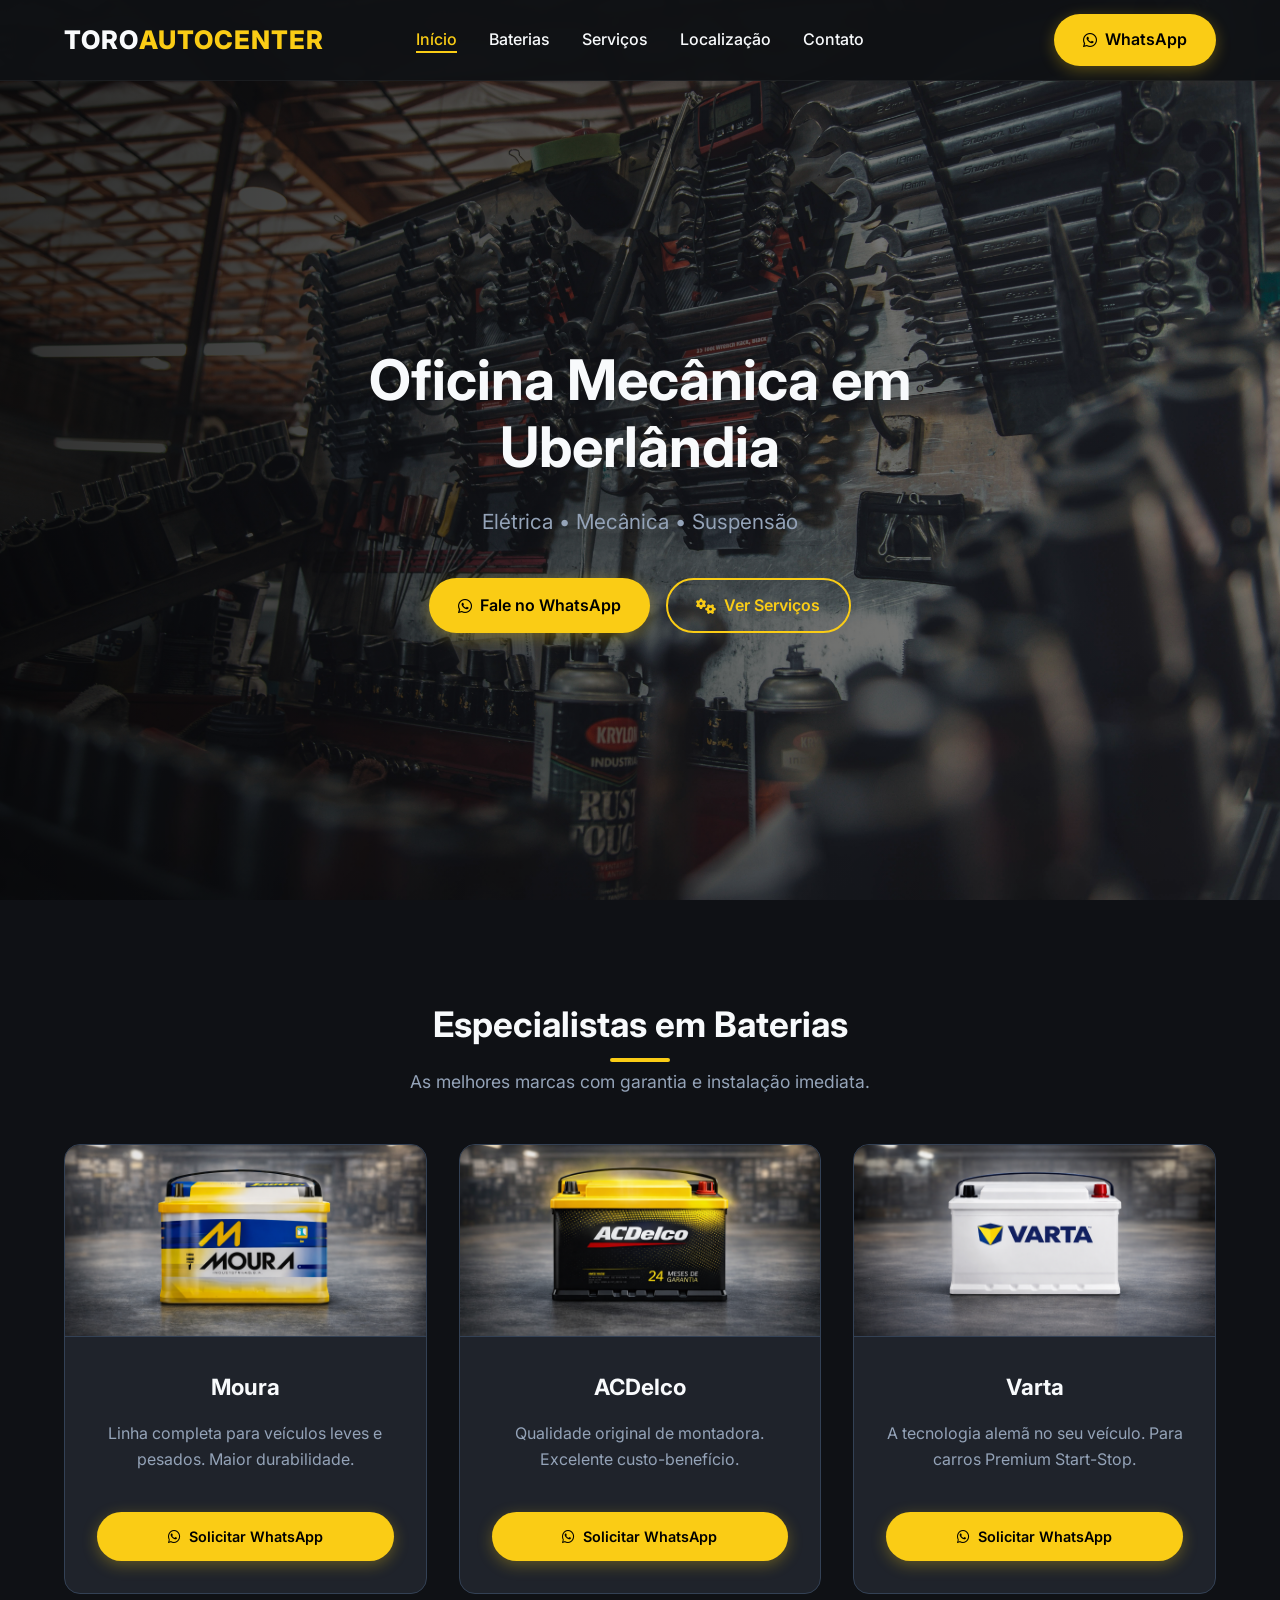
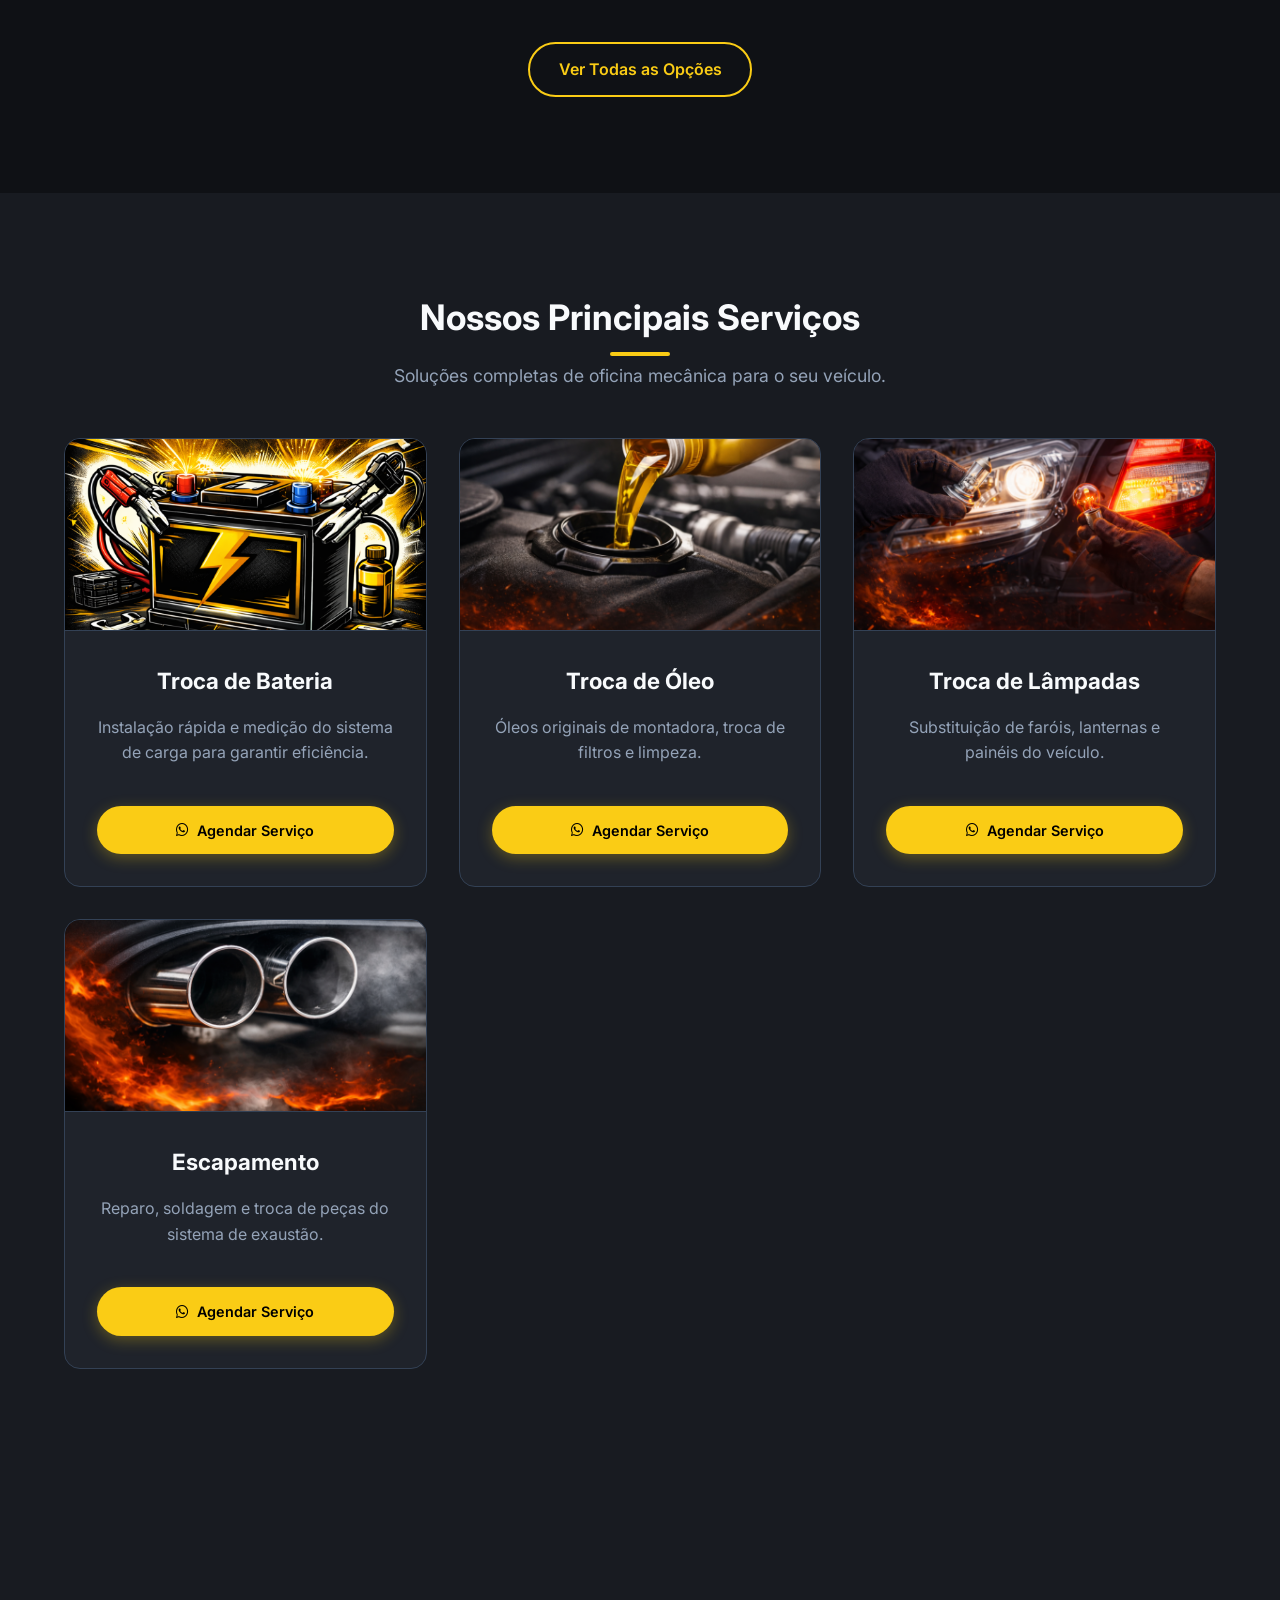
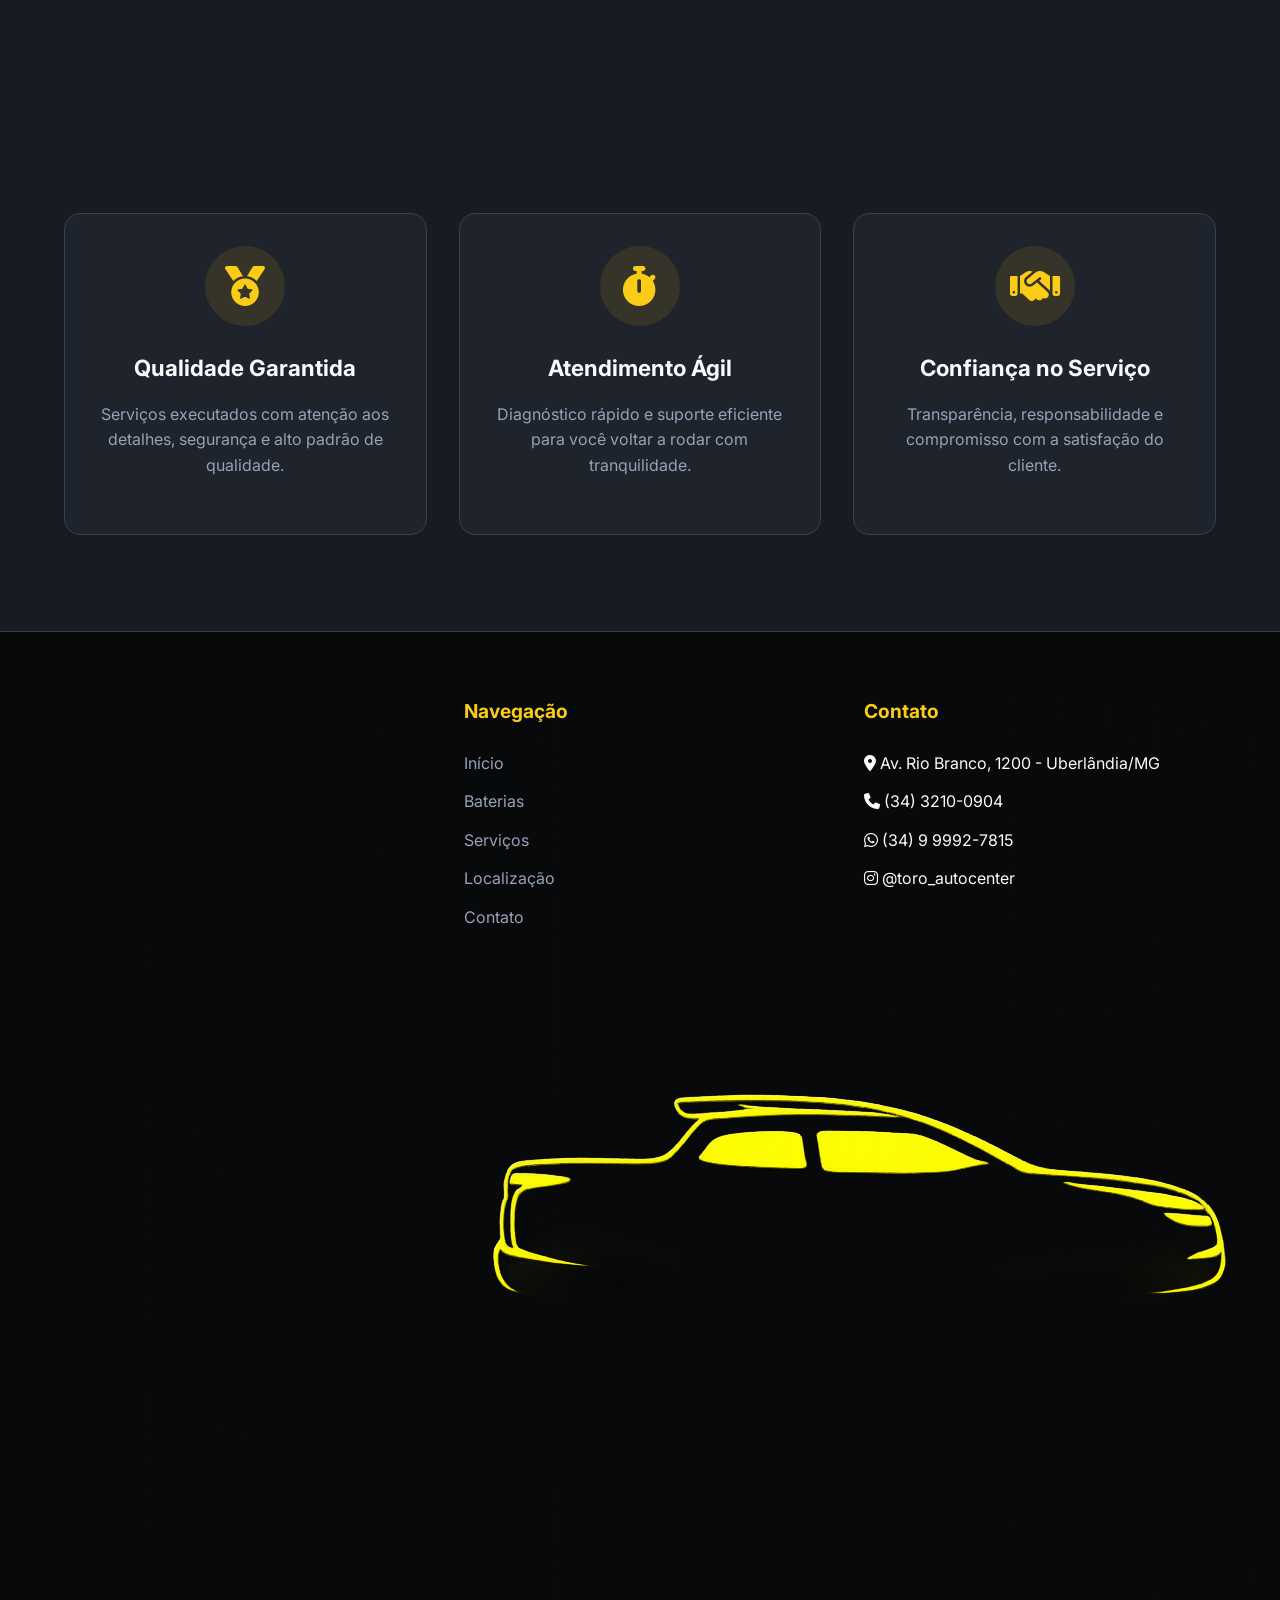
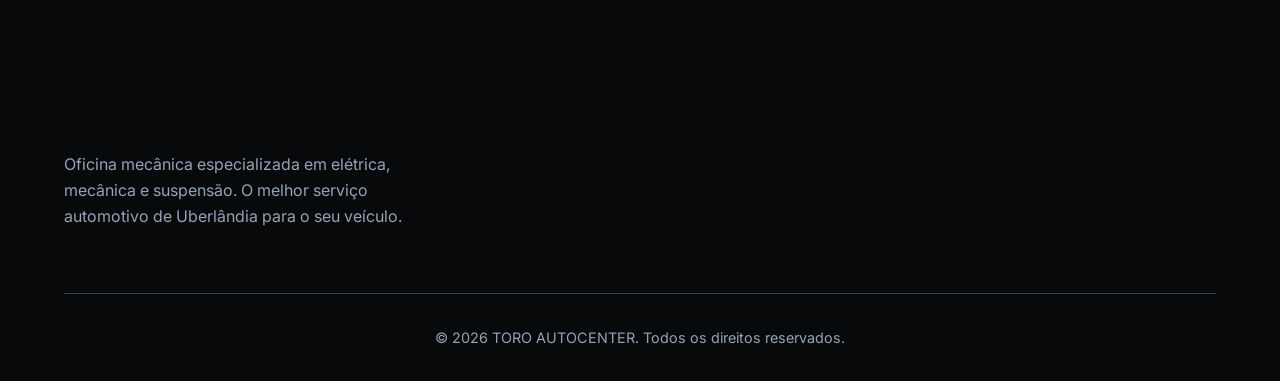
<file: toro-autocenter-site/index.html>
<!DOCTYPE html>
<html lang="pt-br">
<head>
    <meta charset="UTF-8">
    <meta name="viewport" content="width=device-width, initial-scale=1.0">
    <title>TORO AUTOCENTER - Oficina Mecânica em Uberlândia</title>
    <meta name="description" content="Oficina Mecânica Especializada: Elétrica, Mecânica e Suspensão em Uberlândia.">
    
    <!-- CSS -->
    <link rel="stylesheet" href="css/style.css">
    <!-- FontAwesome for Icons -->
    <link rel="stylesheet" href="https://cdnjs.cloudflare.com/ajax/libs/font-awesome/6.4.0/css/all.min.css">
</head>
<body>

    <header>
        <div class="container nav-container">
            <a href="index.html" class="logo">
                TORO<span>AUTOCENTER</span>
            </a>
            <nav>
                <button class="hamburger" aria-label="Toggle navigation">
                    <i class="fa-solid fa-bars"></i>
                </button>
                <ul class="nav-links">
                    <li><a href="index.html" class="active">Início</a></li>
                    <li><a href="baterias.html">Baterias</a></li>
                    <li><a href="servicos.html">Serviços</a></li>
                    <li><a href="localizacao.html">Localização</a></li>
                    <li><a href="contato.html">Contato</a></li>
                    <li class="mobile-whatsapp"><a href="https://wa.me/5534999927815" target="_blank" class="btn btn-primary"><i class="fa-brands fa-whatsapp"></i> WhatsApp</a></li>
                </ul>
            </nav>
            <div class="desktop-whatsapp">
                <a href="https://wa.me/5534999927815" target="_blank" class="btn btn-primary"><i class="fa-brands fa-whatsapp"></i> WhatsApp</a>
            </div>
        </div>
    </header>

    <main>
        <!-- Hero Section -->
        <section class="hero">
            <div class="container hero-content">
                <h1>Oficina Mecânica em Uberlândia</h1>
                <p>Elétrica • Mecânica • Suspensão</p>
                <div class="hero-buttons">
                    <a href="https://wa.me/5534999927815" target="_blank" class="btn btn-primary">
                        <i class="fa-brands fa-whatsapp"></i> Fale no WhatsApp
                    </a>
                    <a href="servicos.html" class="btn btn-outline">
                        <i class="fa-solid fa-gears"></i> Ver Serviços
                    </a>
                </div>
            </div>
        </section>

        <!-- Preview Baterias -->
        <section class="section-padding">
            <div class="container text-center">
                <h2 class="section-title animate-on-scroll">Especialistas em Baterias</h2>
                <p class="section-subtitle animate-on-scroll">As melhores marcas com garantia e instalação imediata.</p>
                
                <div class="grid" style="margin-bottom: 3rem; text-align: left;">
                    <div class="card animate-on-scroll">
                        <div class="card-img-wrapper"><img src="images/bateria-moura.png" alt="Moura" class="card-img" /></div>
                        <div class="card-content">
                            <h3>Moura</h3>
                            <p>Linha completa para veículos leves e pesados. Maior durabilidade.</p>
                            <a href="https://wa.me/5534999927815?text=Olá%2C%20quero%20saber%20mais%20sobre%20a%20bateria%20Moura" target="_blank" class="btn btn-primary" style="margin-top: 1rem; width: 100%; font-size: 0.9rem;"><i class="fa-brands fa-whatsapp"></i> Solicitar WhatsApp</a>
                        </div>
                    </div>
                    <div class="card animate-on-scroll">
                        <div class="card-img-wrapper"><img src="images/bateria-acdelco.png" alt="ACDelco" class="card-img" /></div>
                        <div class="card-content">
                            <h3>ACDelco</h3>
                            <p>Qualidade original de montadora. Excelente custo-benefício.</p>
                            <a href="https://wa.me/5534999927815?text=Olá%2C%20quero%20saber%20mais%20sobre%20a%20bateria%20ACDelco" target="_blank" class="btn btn-primary" style="margin-top: 1rem; width: 100%; font-size: 0.9rem;"><i class="fa-brands fa-whatsapp"></i> Solicitar WhatsApp</a>
                        </div>
                    </div>
                    <div class="card animate-on-scroll">
                        <div class="card-img-wrapper"><img src="images/bateria-varta.png" alt="Varta" class="card-img" /></div>
                        <div class="card-content">
                            <h3>Varta</h3>
                            <p>A tecnologia alemã no seu veículo. Para carros Premium Start-Stop.</p>
                            <a href="https://wa.me/5534999927815?text=Olá%2C%20quero%20saber%20mais%20sobre%20a%20bateria%20Varta" target="_blank" class="btn btn-primary" style="margin-top: 1rem; width: 100%; font-size: 0.9rem;"><i class="fa-brands fa-whatsapp"></i> Solicitar WhatsApp</a>
                        </div>
                    </div>
                </div>
                
                <a href="baterias.html" class="btn btn-outline animate-on-scroll">Ver Todas as Opções</a>
            </div>
        </section>

        <!-- Preview Serviços -->
        <section class="section-padding features">
            <div class="container text-center">
                <h2 class="section-title animate-on-scroll">Nossos Principais Serviços</h2>
                <p class="section-subtitle animate-on-scroll">Soluções completas de oficina mecânica para o seu veículo.</p>
                
                <div class="grid" style="margin-bottom: 3rem; text-align: left;">
                    <div class="card animate-on-scroll">
                        <div class="card-img-wrapper"><img src="images/servico-bateria.jpg" alt="Bateria" class="card-img" /></div>
                        <div class="card-content">
                            <h3>Troca de Bateria</h3>
                            <p>Instalação rápida e medição do sistema de carga para garantir eficiência.</p>
                            <a href="https://wa.me/5534999927815?text=Olá%2C%20quero%20fazer%20uma%20troca%20de%20bateria" target="_blank" class="btn btn-primary" style="margin-top: 1rem; width: 100%; font-size: 0.9rem;"><i class="fa-brands fa-whatsapp"></i> Agendar Serviço</a>
                        </div>
                    </div>
                    <div class="card animate-on-scroll">
                        <div class="card-img-wrapper"><img src="images/servico-oleo.jpg" alt="Óleo" class="card-img" /></div>
                        <div class="card-content">
                            <h3>Troca de Óleo</h3>
                            <p>Óleos originais de montadora, troca de filtros e limpeza.</p>
                            <a href="https://wa.me/5534999927815?text=Olá%2C%20quero%20fazer%20uma%20troca%20de%20óleo" target="_blank" class="btn btn-primary" style="margin-top: 1rem; width: 100%; font-size: 0.9rem;"><i class="fa-brands fa-whatsapp"></i> Agendar Serviço</a>
                        </div>
                    </div>
                    <div class="card animate-on-scroll">
                        <div class="card-img-wrapper"><img src="images/servico-lampadas.jpg" alt="Lâmpadas" class="card-img" /></div>
                        <div class="card-content">
                            <h3>Troca de Lâmpadas</h3>
                            <p>Substituição de faróis, lanternas e painéis do veículo.</p>
                            <a href="https://wa.me/5534999927815?text=Olá%2C%20quero%20trocar%20lâmpadas%20do%20meu%20veículo" target="_blank" class="btn btn-primary" style="margin-top: 1rem; width: 100%; font-size: 0.9rem;"><i class="fa-brands fa-whatsapp"></i> Agendar Serviço</a>
                        </div>
                    </div>
                    <div class="card animate-on-scroll">
                        <div class="card-img-wrapper"><img src="images/servico-escapamento.jpg" alt="Escapamento" class="card-img" /></div>
                        <div class="card-content">
                            <h3>Escapamento</h3>
                            <p>Reparo, soldagem e troca de peças do sistema de exaustão.</p>
                            <a href="https://wa.me/5534999927815?text=Olá%2C%20preciso%20de%20serviço%20de%20escapamento" target="_blank" class="btn btn-primary" style="margin-top: 1rem; width: 100%; font-size: 0.9rem;"><i class="fa-brands fa-whatsapp"></i> Agendar Serviço</a>
                        </div>
                    </div>
                </div>

                <a href="servicos.html" class="btn btn-outline animate-on-scroll">Ver Todos os Serviços</a>
            </div>
        </section>

        <!-- Diferenciais -->
        <section class="section-padding features">
            <div class="container text-center">
                <h2 class="section-title animate-on-scroll">Serviços de Qualidade</h2>
                <p class="section-subtitle animate-on-scroll">Compromisso com excelência, agilidade e confiança em cada atendimento.</p>
                
                <div class="grid" style="text-align: left;">
                    <div class="card animate-on-scroll">
                        <div class="card-content">
                            <div class="card-icon"><i class="fa-solid fa-medal"></i></div>
                            <h3>Qualidade Garantida</h3>
                            <p>Serviços executados com atenção aos detalhes, segurança e alto padrão de qualidade.</p>
                        </div>
                    </div>
                    <div class="card animate-on-scroll">
                        <div class="card-content">
                            <div class="card-icon"><i class="fa-solid fa-stopwatch"></i></div>
                            <h3>Atendimento Ágil</h3>
                            <p>Diagnóstico rápido e suporte eficiente para você voltar a rodar com tranquilidade.</p>
                        </div>
                    </div>
                    <div class="card animate-on-scroll">
                        <div class="card-content">
                            <div class="card-icon"><i class="fa-solid fa-handshake"></i></div>
                            <h3>Confiança no Serviço</h3>
                            <p>Transparência, responsabilidade e compromisso com a satisfação do cliente.</p>
                        </div>
                    </div>
                </div>
            </div>
        </section>

    </main>

    <footer>
        <div class="container">
            <div class="footer-grid">
                <div class="footer-col">
                    <a href="index.html" class="logo mb-2">
                        <img src="images/torologo.png" alt="TORO Autocenter" class="footer-logo-img" />
                    </a>
                    <p>Oficina mecânica especializada em elétrica, mecânica e suspensão. O melhor serviço automotivo de Uberlândia para o seu veículo.</p>
                </div>
                <div class="footer-col">
                    <h4>Navegação</h4>
                    <ul class="footer-links">
                        <li><a href="index.html">Início</a></li>
                        <li><a href="baterias.html">Baterias</a></li>
                        <li><a href="servicos.html">Serviços</a></li>
                        <li><a href="localizacao.html">Localização</a></li>
                        <li><a href="contato.html">Contato</a></li>
                    </ul>
                </div>
                <div class="footer-col">
                    <h4>Contato</h4>
                    <ul class="footer-links">
                        <li><i class="fa-solid fa-location-dot"></i> Av. Rio Branco, 1200 - Uberlândia/MG</li>
                        <li><i class="fa-solid fa-phone"></i> (34) 3210-0904</li>
                        <li><i class="fa-brands fa-whatsapp"></i> (34) 9 9992-7815</li>
                        <li><i class="fa-brands fa-instagram"></i> @toro_autocenter</li>
                    </ul>
                </div>
            </div>
            <div class="footer-bottom">
                <p>&copy; 2026 TORO AUTOCENTER. Todos os direitos reservados.</p>
            </div>
        </div>
    </footer>

    <!-- JS -->
    <script src="js/script.js" defer></script>
</body>
</html>
</file>
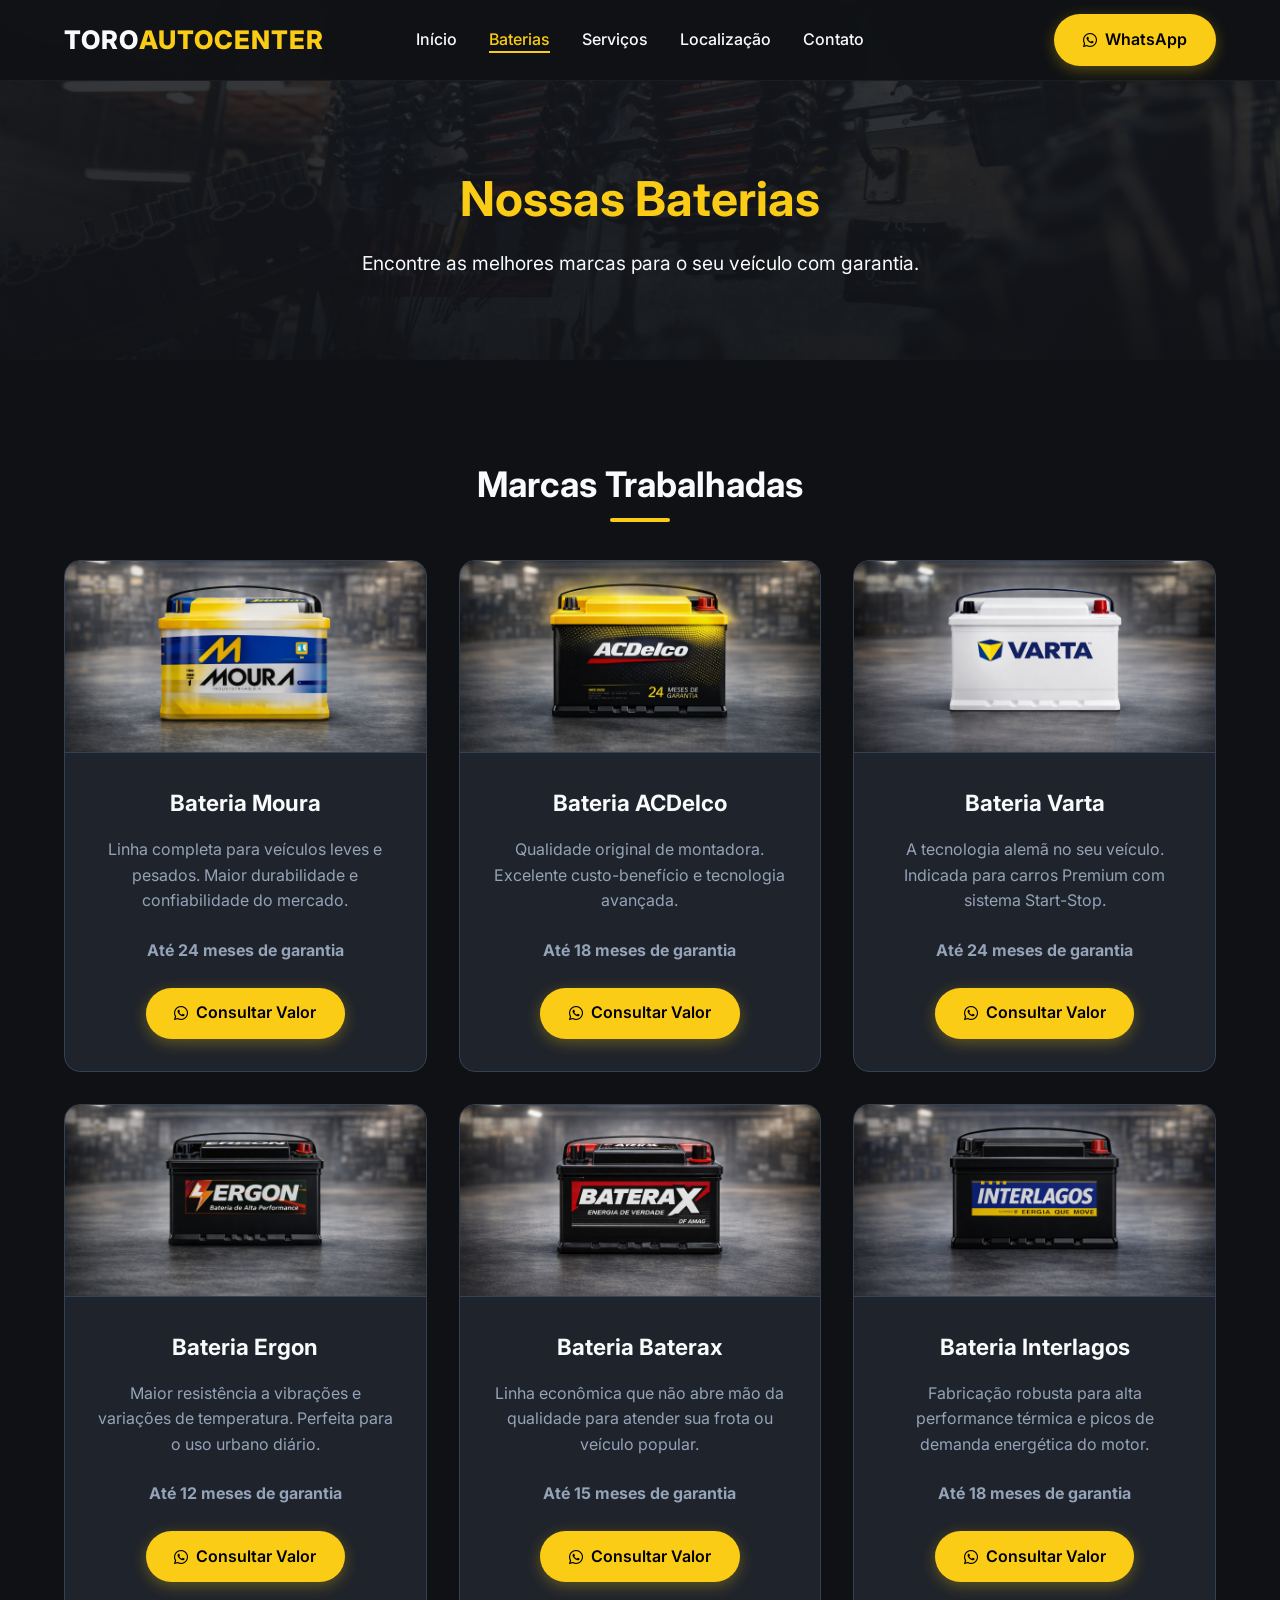
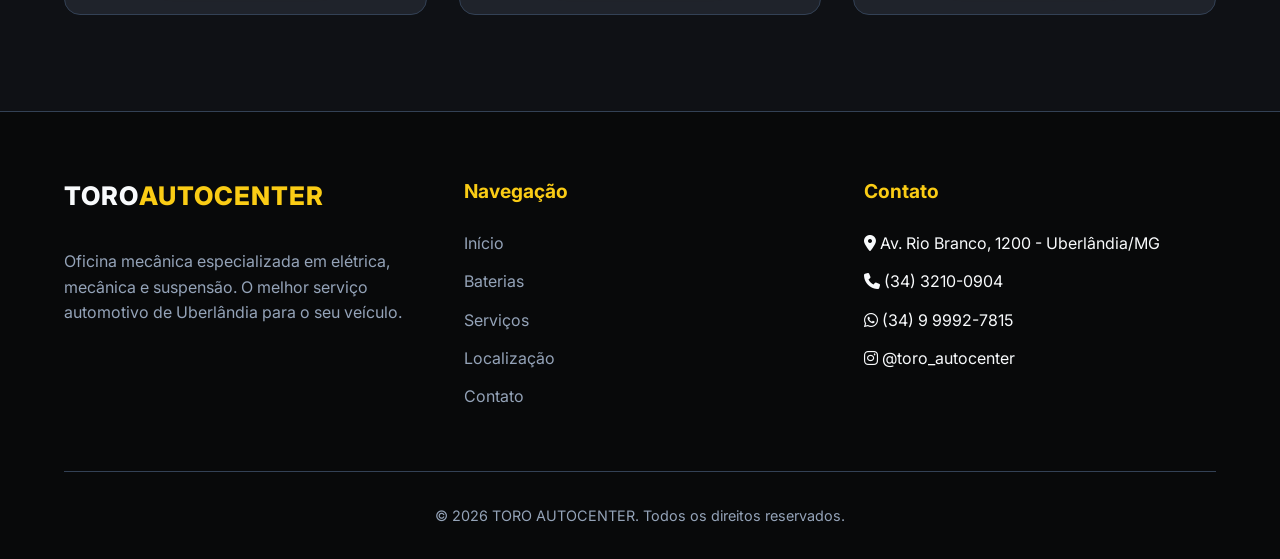
<file: baterias.html>
<!DOCTYPE html>
<html lang="pt-br">
<head>
    <meta charset="UTF-8">
    <meta name="viewport" content="width=device-width, initial-scale=1.0">
    <title>Baterias - TORO AUTOCENTER</title>
    <meta name="description" content="Marcas premium de baterias: Moura, ACDelco, Varta, e mais.">
    <link rel="stylesheet" href="css/style.css">
    <link rel="stylesheet" href="https://cdnjs.cloudflare.com/ajax/libs/font-awesome/6.4.0/css/all.min.css">
</head>
<body>

    <header>
        <div class="container nav-container">
            <a href="index.html" class="logo">
                TORO<span>AUTOCENTER</span>
            </a>
            <nav>
                <button class="hamburger" aria-label="Toggle navigation">
                    <i class="fa-solid fa-bars"></i>
                </button>
                <ul class="nav-links">
                    <li><a href="index.html">Início</a></li>
                    <li><a href="baterias.html" class="active">Baterias</a></li>
                    <li><a href="servicos.html">Serviços</a></li>
                    <li><a href="localizacao.html">Localização</a></li>
                    <li><a href="contato.html">Contato</a></li>
                    <li class="mobile-whatsapp"><a href="https://wa.me/5534999927815" target="_blank" class="btn btn-primary"><i class="fa-brands fa-whatsapp"></i> WhatsApp</a></li>
                </ul>
            </nav>
            <div class="desktop-whatsapp">
                <a href="https://wa.me/5534999927815" target="_blank" class="btn btn-primary"><i class="fa-brands fa-whatsapp"></i> WhatsApp</a>
            </div>
        </div>
    </header>

    <main>
        <div class="page-header page-header-baterias">
            <div class="container animate-on-scroll">
                <h1>Nossas Baterias</h1>
                <p style="color: var(--text-main); font-size: 1.2rem; margin-top: 10px;">Encontre as melhores marcas para o seu veículo com garantia.</p>
            </div>
        </div>

        <section class="section-padding">
            <div class="container">
                <h2 class="section-title animate-on-scroll">Marcas Trabalhadas</h2>
                <div class="grid">
                    <!-- Moura -->
                    <div class="card animate-on-scroll">
                        <div class="card-img-wrapper"><img src="images/bateria-moura.png" alt="Moura" class="card-img"></div>
                        <div class="card-content">
                            <h3>Bateria Moura</h3>
                            <p>Linha completa para veículos leves e pesados. Maior durabilidade e confiabilidade do mercado.</p>
                            <p class="text-primary mb-2"><strong>Até 24 meses de garantia</strong></p>
                            <a href="https://wa.me/5534999927815?text=Olá%2C%20quero%20saber%20mais%20sobre%20a%20bateria%20Moura" target="_blank" class="btn btn-primary"><i class="fa-brands fa-whatsapp"></i> Consultar Valor</a>
                        </div>
                    </div>
                    <!-- ACDelco -->
                    <div class="card animate-on-scroll">
                        <div class="card-img-wrapper"><img src="images/bateria-acdelco.png" alt="ACDelco" class="card-img"></div>
                        <div class="card-content">
                            <h3>Bateria ACDelco</h3>
                            <p>Qualidade original de montadora. Excelente custo-benefício e tecnologia avançada.</p>
                            <p class="text-primary mb-2"><strong>Até 18 meses de garantia</strong></p>
                            <a href="https://wa.me/5534999927815?text=Olá%2C%20quero%20saber%20mais%20sobre%20a%20bateria%20ACDelco" target="_blank" class="btn btn-primary"><i class="fa-brands fa-whatsapp"></i> Consultar Valor</a>
                        </div>
                    </div>
                    <!-- Varta -->
                    <div class="card animate-on-scroll">
                        <div class="card-img-wrapper"><img src="images/bateria-varta.png" alt="Varta" class="card-img"></div>
                        <div class="card-content">
                            <h3>Bateria Varta</h3>
                            <p>A tecnologia alemã no seu veículo. Indicada para carros Premium com sistema Start-Stop.</p>
                            <p class="text-primary mb-2"><strong>Até 24 meses de garantia</strong></p>
                            <a href="https://wa.me/5534999927815?text=Olá%2C%20quero%20saber%20mais%20sobre%20a%20bateria%20Varta" target="_blank" class="btn btn-primary"><i class="fa-brands fa-whatsapp"></i> Consultar Valor</a>
                        </div>
                    </div>
                    <!-- Ergon -->
                    <div class="card animate-on-scroll">
                        <div class="card-img-wrapper"><img src="images/bateria-ergon.png" alt="Ergon" class="card-img"></div>
                        <div class="card-content">
                            <h3>Bateria Ergon</h3>
                            <p>Maior resistência a vibrações e variações de temperatura. Perfeita para o uso urbano diário.</p>
                            <p class="text-primary mb-2"><strong>Até 12 meses de garantia</strong></p>
                            <a href="https://wa.me/5534999927815?text=Olá%2C%20quero%20saber%20mais%20sobre%20a%20bateria%20Ergon" target="_blank" class="btn btn-primary"><i class="fa-brands fa-whatsapp"></i> Consultar Valor</a>
                        </div>
                    </div>
                    <!-- Baterax -->
                    <div class="card animate-on-scroll">
                        <div class="card-img-wrapper"><img src="images/bateria-baterax.png" alt="Baterax" class="card-img"></div>
                        <div class="card-content">
                            <h3>Bateria Baterax</h3>
                            <p>Linha econômica que não abre mão da qualidade para atender sua frota ou veículo popular.</p>
                            <p class="text-primary mb-2"><strong>Até 15 meses de garantia</strong></p>
                            <a href="https://wa.me/5534999927815?text=Olá%2C%20quero%20saber%20mais%20sobre%20a%20bateria%20Baterax" target="_blank" class="btn btn-primary"><i class="fa-brands fa-whatsapp"></i> Consultar Valor</a>
                        </div>
                    </div>
                    <!-- Interlagos -->
                    <div class="card animate-on-scroll">
                        <div class="card-img-wrapper"><img src="images/bateria-interlagos.png" alt="Interlagos" class="card-img"></div>
                        <div class="card-content">
                            <h3>Bateria Interlagos</h3>
                            <p>Fabricação robusta para alta performance térmica e picos de demanda energética do motor.</p>
                            <p class="text-primary mb-2"><strong>Até 18 meses de garantia</strong></p>
                            <a href="https://wa.me/5534999927815?text=Olá%2C%20quero%20saber%20mais%20sobre%20a%20bateria%20Interlagos" target="_blank" class="btn btn-primary"><i class="fa-brands fa-whatsapp"></i> Consultar Valor</a>
                        </div>
                    </div>
                </div>
            </div>
        </section>
    </main>

    <footer>
        <div class="container">
            <div class="footer-grid">
                <div class="footer-col">
                    <a href="index.html" class="logo mb-2">TORO<span>AUTOCENTER</span></a>
                    <p>Oficina mecânica especializada em elétrica, mecânica e suspensão. O melhor serviço automotivo de Uberlândia para o seu veículo.</p>
                </div>
                <div class="footer-col">
                    <h4>Navegação</h4>
                    <ul class="footer-links">
                        <li><a href="index.html">Início</a></li>
                        <li><a href="baterias.html">Baterias</a></li>
                        <li><a href="servicos.html">Serviços</a></li>
                        <li><a href="localizacao.html">Localização</a></li>
                        <li><a href="contato.html">Contato</a></li>
                    </ul>
                </div>
                <div class="footer-col">
                    <h4>Contato</h4>
                    <ul class="footer-links">
                        <li><i class="fa-solid fa-location-dot"></i> Av. Rio Branco, 1200 - Uberlândia/MG</li>
                        <li><i class="fa-solid fa-phone"></i> (34) 3210-0904</li>
                        <li><i class="fa-brands fa-whatsapp"></i> (34) 9 9992-7815</li>
                        <li><i class="fa-brands fa-instagram"></i> @toro_autocenter</li>
                    </ul>
                </div>
            </div>
            <div class="footer-bottom">
                <p>&copy; 2026 TORO AUTOCENTER. Todos os direitos reservados.</p>
            </div>
        </div>
    </footer>

    <script src="js/script.js" defer></script>
</body>
</html>
</file>
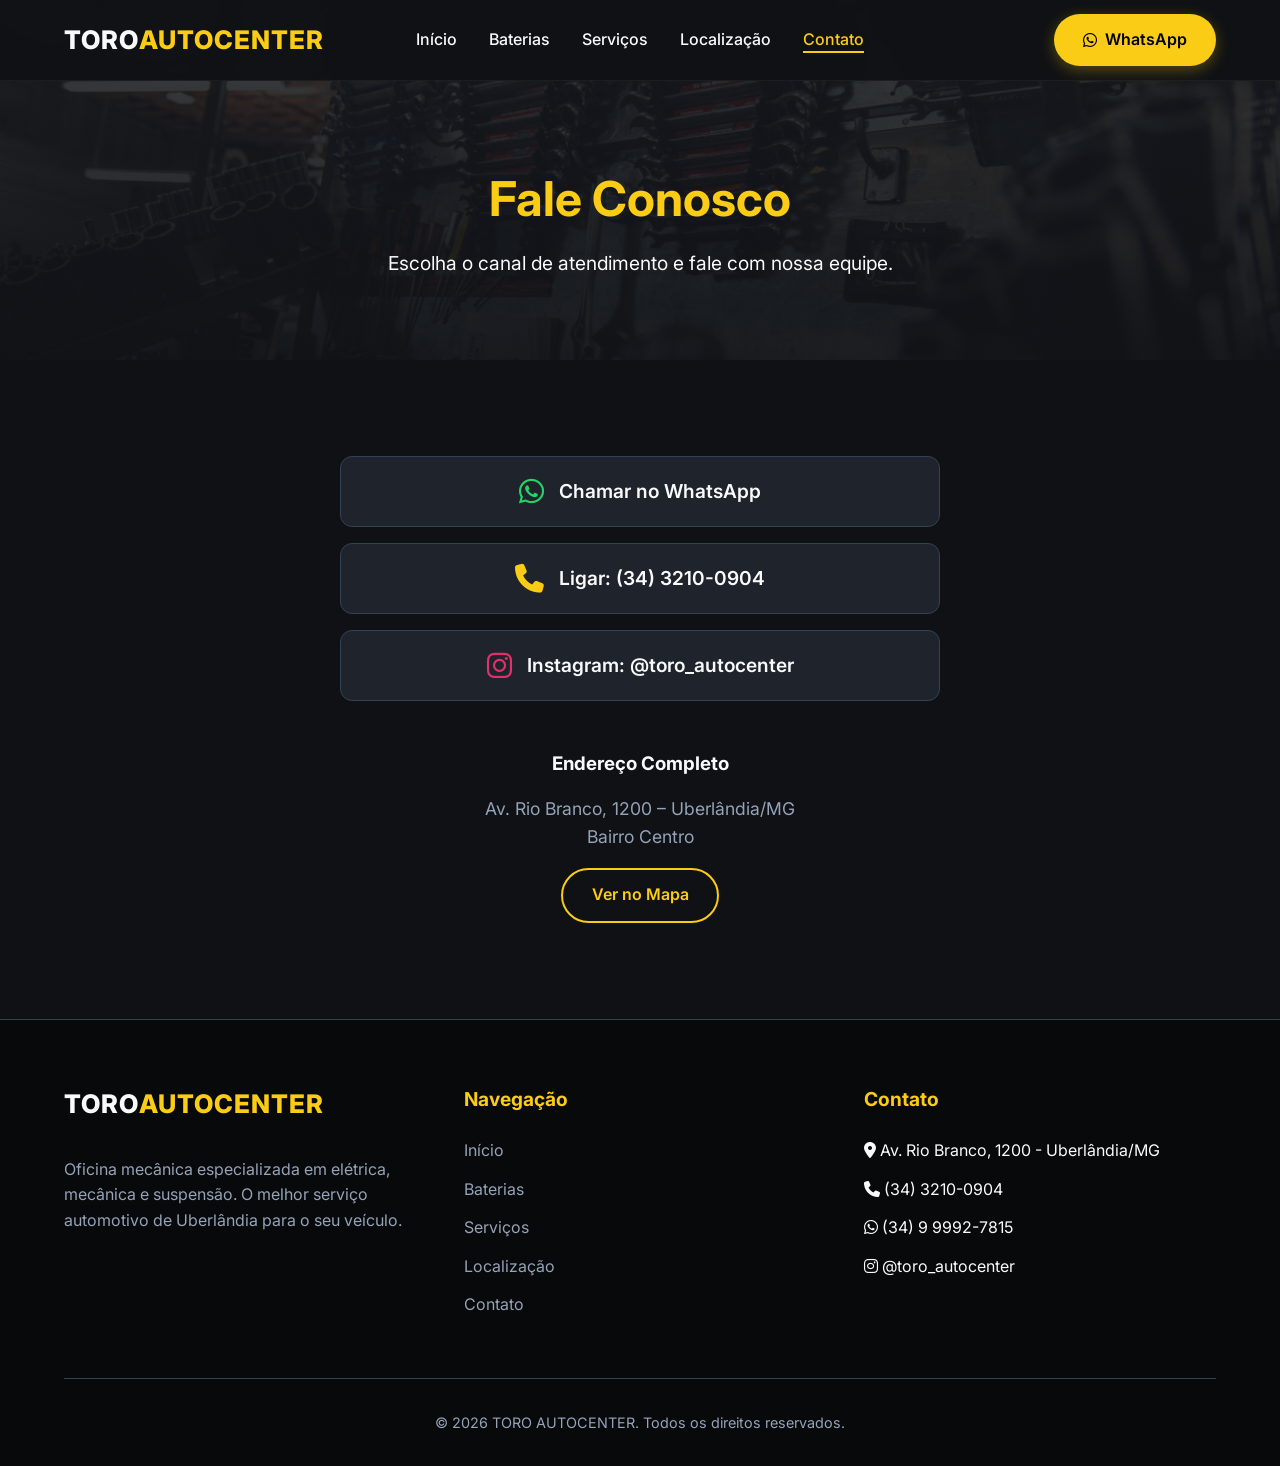
<file: contato.html>
<!DOCTYPE html>
<html lang="pt-br">
<head>
    <meta charset="UTF-8">
    <meta name="viewport" content="width=device-width, initial-scale=1.0">
    <title>Contato - TORO AUTOCENTER</title>
    <meta name="description" content="Entre em contato conosco: WhatsApp, Instagram e Telefone.">
    <link rel="stylesheet" href="css/style.css">
    <link rel="stylesheet" href="https://cdnjs.cloudflare.com/ajax/libs/font-awesome/6.4.0/css/all.min.css">
</head>
<body>

    <header>
        <div class="container nav-container">
            <a href="index.html" class="logo">
                TORO<span>AUTOCENTER</span>
            </a>
            <nav>
                <button class="hamburger" aria-label="Toggle navigation">
                    <i class="fa-solid fa-bars"></i>
                </button>
                <ul class="nav-links">
                    <li><a href="index.html">Início</a></li>
                    <li><a href="baterias.html">Baterias</a></li>
                    <li><a href="servicos.html">Serviços</a></li>
                    <li><a href="localizacao.html">Localização</a></li>
                    <li><a href="contato.html" class="active">Contato</a></li>
                    <li class="mobile-whatsapp"><a href="https://wa.me/5534999927815" target="_blank" class="btn btn-primary"><i class="fa-brands fa-whatsapp"></i> WhatsApp</a></li>
                </ul>
            </nav>
            <div class="desktop-whatsapp">
                <a href="https://wa.me/5534999927815" target="_blank" class="btn btn-primary"><i class="fa-brands fa-whatsapp"></i> WhatsApp</a>
            </div>
        </div>
    </header>

    <main>
        <div class="page-header page-header-contato">
            <div class="container animate-on-scroll">
                <h1>Fale Conosco</h1>
                <p style="color: var(--text-main); font-size: 1.2rem; margin-top: 10px;">Escolha o canal de atendimento e fale com nossa equipe.</p>
            </div>
        </div>

        <section class="section-padding">
            <div class="container">
                <div class="contact-wrapper animate-on-scroll">
                    
                    <a href="https://wa.me/5534999927815" target="_blank" class="contact-btn">
                        <i class="fa-brands fa-whatsapp" style="color: #25D366;"></i> 
                        Chamar no WhatsApp
                    </a>

                    <a href="tel:+553432100904" class="contact-btn">
                        <i class="fa-solid fa-phone" style="color: var(--primary-color);"></i> 
                        Ligar: (34) 3210-0904
                    </a>

                    <a href="https://instagram.com/toro_autocenter" target="_blank" class="contact-btn">
                        <i class="fa-brands fa-instagram" style="color: #E1306C;"></i> 
                        Instagram: @toro_autocenter
                    </a>

                    <div style="margin-top: 3rem;">
                        <h3 style="margin-bottom: 1rem; color: var(--text-main);">Endereço Completo</h3>
                        <p style="color: var(--text-muted); font-size: 1.1rem; margin-bottom: 1rem;">
                            Av. Rio Branco, 1200 – Uberlândia/MG<br>
                            Bairro Centro
                        </p>
                        <a href="localizacao.html" class="btn btn-outline">Ver no Mapa</a>
                    </div>
                </div>
            </div>
        </section>
    </main>

    <footer>
        <div class="container">
            <div class="footer-grid">
                <div class="footer-col">
                    <a href="index.html" class="logo mb-2">TORO<span>AUTOCENTER</span></a>
                    <p>Oficina mecânica especializada em elétrica, mecânica e suspensão. O melhor serviço automotivo de Uberlândia para o seu veículo.</p>
                </div>
                <div class="footer-col">
                    <h4>Navegação</h4>
                    <ul class="footer-links">
                        <li><a href="index.html">Início</a></li>
                        <li><a href="baterias.html">Baterias</a></li>
                        <li><a href="servicos.html">Serviços</a></li>
                        <li><a href="localizacao.html">Localização</a></li>
                        <li><a href="contato.html">Contato</a></li>
                    </ul>
                </div>
                <div class="footer-col">
                    <h4>Contato</h4>
                    <ul class="footer-links">
                        <li><i class="fa-solid fa-location-dot"></i> Av. Rio Branco, 1200 - Uberlândia/MG</li>
                        <li><i class="fa-solid fa-phone"></i> (34) 3210-0904</li>
                        <li><i class="fa-brands fa-whatsapp"></i> (34) 9 9992-7815</li>
                        <li><i class="fa-brands fa-instagram"></i> @toro_autocenter</li>
                    </ul>
                </div>
            </div>
            <div class="footer-bottom">
                <p>&copy; 2026 TORO AUTOCENTER. Todos os direitos reservados.</p>
            </div>
        </div>
    </footer>

    <script src="js/script.js" defer></script>
</body>
</html>
</file>
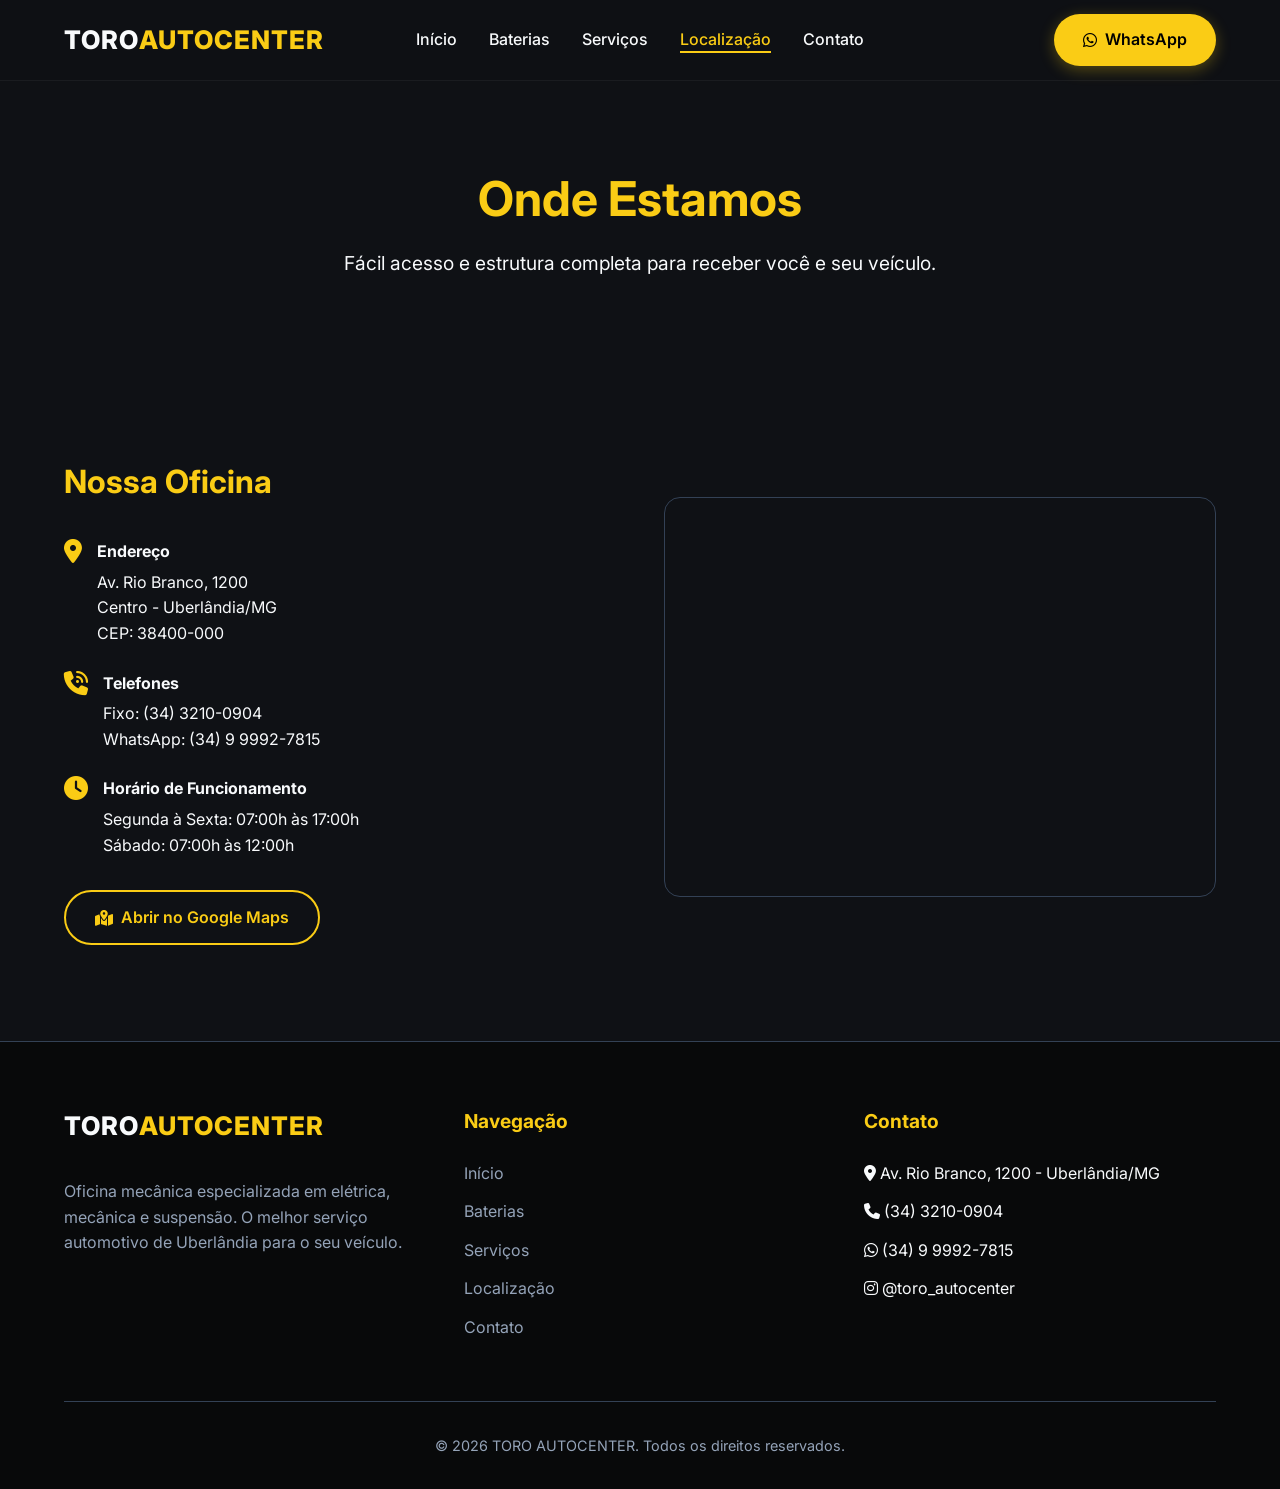
<file: localizacao.html>
<!DOCTYPE html>
<html lang="pt-br">

<head>
    <meta charset="UTF-8">
    <meta name="viewport" content="width=device-width, initial-scale=1.0">
    <title>Localização - TORO AUTOCENTER</title>
    <meta name="description" content="Localização da nossa oficina em Uberlândia: Av. Rio Branco, 1200.">
    <link rel="stylesheet" href="css/style.css">
    <link rel="stylesheet" href="https://cdnjs.cloudflare.com/ajax/libs/font-awesome/6.4.0/css/all.min.css">
</head>

<body>

    <header>
        <div class="container nav-container">
            <a href="index.html" class="logo">
                TORO<span>AUTOCENTER</span>
            </a>
            <nav>
                <button class="hamburger" aria-label="Toggle navigation">
                    <i class="fa-solid fa-bars"></i>
                </button>
                <ul class="nav-links">
                    <li><a href="index.html">Início</a></li>
                    <li><a href="baterias.html">Baterias</a></li>
                    <li><a href="servicos.html">Serviços</a></li>
                    <li><a href="localizacao.html" class="active">Localização</a></li>
                    <li><a href="contato.html">Contato</a></li>
                    <li class="mobile-whatsapp"><a href="https://wa.me/5534999927815" target="_blank" class="btn btn-primary"><i class="fa-brands fa-whatsapp"></i> WhatsApp</a></li>
                </ul>
            </nav>
            <div class="desktop-whatsapp">
                <a href="https://wa.me/5534999927815" target="_blank" class="btn btn-primary"><i class="fa-brands fa-whatsapp"></i> WhatsApp</a>
            </div>
        </div>
    </header>

    <main>
        <div class="page-header"
            style="background-image: linear-gradient(rgba(15, 17, 21, 0.8), rgba(15, 17, 21, 0.95)), url('https://images.unsplash.com/photo-1574513134914-747f5255a822?q=80&w=2000&auto=format&fit=crop');">
            <div class="container animate-on-scroll">
                <h1>Onde Estamos</h1>
                <p style="color: var(--text-main); font-size: 1.2rem; margin-top: 10px;">Fácil acesso e estrutura
                    completa para receber você e seu veículo.</p>
            </div>
        </div>

        <section class="section-padding">
            <div class="container">
                <div class="location-wrapper">
                    <!-- Informações de endereço -->
                    <div class="location-info animate-on-scroll">
                        <h2 style="font-size: 2rem; margin-bottom: 2rem; color: var(--primary-color);">Nossa Oficina
                        </h2>

                        <div class="info-item">
                            <i class="fa-solid fa-location-dot"></i>
                            <div>
                                <h4>Endereço</h4>
                                <p>Av. Rio Branco, 1200<br>Centro - Uberlândia/MG<br>CEP: 38400-000</p>
                            </div>
                        </div>

                        <div class="info-item">
                            <i class="fa-solid fa-phone-volume"></i>
                            <div>
                                <h4>Telefones</h4>
                                <p>Fixo: (34) 3210-0904<br>WhatsApp: (34) 9 9992-7815</p>
                            </div>
                        </div>

                        <div class="info-item">
                            <i class="fa-solid fa-clock"></i>
                            <div>
                                <h4>Horário de Funcionamento</h4>
                                <p>Segunda à Sexta: 07:00h às 17:00h<br>Sábado: 07:00h às 12:00h</p>
                            </div>
                        </div>

                        <div style="margin-top: 2rem;">
                            <a href="https://maps.google.com/?q=Av.+Rio+Branco,+1200+-+Uberlândia" target="_blank"
                                class="btn btn-outline">
                                <i class="fa-solid fa-map-location-dot"></i> Abrir no Google Maps
                            </a>
                        </div>
                    </div>

                    <!-- Mapa em si (IFRAME Google Maps generico via embed de lugar) -->
                    <div class="map-container animate-on-scroll">
                        <iframe
                            src="https://www.google.com/maps/embed?pb=!1m18!1m12!1m3!1d15102.573932822557!2d-48.28312015000001!3d-18.91752005!2m3!1f0!2f0!3f0!3m2!1i1024!2i768!4f13.1!3m3!1m2!1s0x94a4457ae15b39c5%3A0xc665e317ff6e5f1b!2sAv.%20Rio%20Branco%20-%20Uberl%C3%A2ndia%2C%20MG!5e0!3m2!1spt-BR!2sbr!4v1700000000000!5m2!1spt-BR!2sbr"
                            allowfullscreen="" loading="lazy" referrerpolicy="no-referrer-when-downgrade">
                        </iframe>
                    </div>
                </div>
            </div>
        </section>
    </main>

    <footer>
        <div class="container">
            <div class="footer-grid">
                <div class="footer-col">
                    <a href="index.html" class="logo mb-2">TORO<span>AUTOCENTER</span></a>
                    <p>Oficina mecânica especializada em elétrica, mecânica e suspensão. O melhor serviço automotivo de
                        Uberlândia para o seu veículo.</p>
                </div>
                <div class="footer-col">
                    <h4>Navegação</h4>
                    <ul class="footer-links">
                        <li><a href="index.html">Início</a></li>
                        <li><a href="baterias.html">Baterias</a></li>
                        <li><a href="servicos.html">Serviços</a></li>
                        <li><a href="localizacao.html">Localização</a></li>
                        <li><a href="contato.html">Contato</a></li>
                    </ul>
                </div>
                <div class="footer-col">
                    <h4>Contato</h4>
                    <ul class="footer-links">
                        <li><i class="fa-solid fa-location-dot"></i> Av. Rio Branco, 1200 - Uberlândia/MG</li>
                        <li><i class="fa-solid fa-phone"></i> (34) 3210-0904</li>
                        <li><i class="fa-brands fa-whatsapp"></i> (34) 9 9992-7815</li>
                        <li><i class="fa-brands fa-instagram"></i> @toro_autocenter</li>
                    </ul>
                </div>
            </div>
            <div class="footer-bottom">
                <p>&copy; 2026 TORO AUTOCENTER. Todos os direitos reservados.</p>
            </div>
        </div>
    </footer>

    <script src="js/script.js" defer></script>
</body>

</html>
</file>
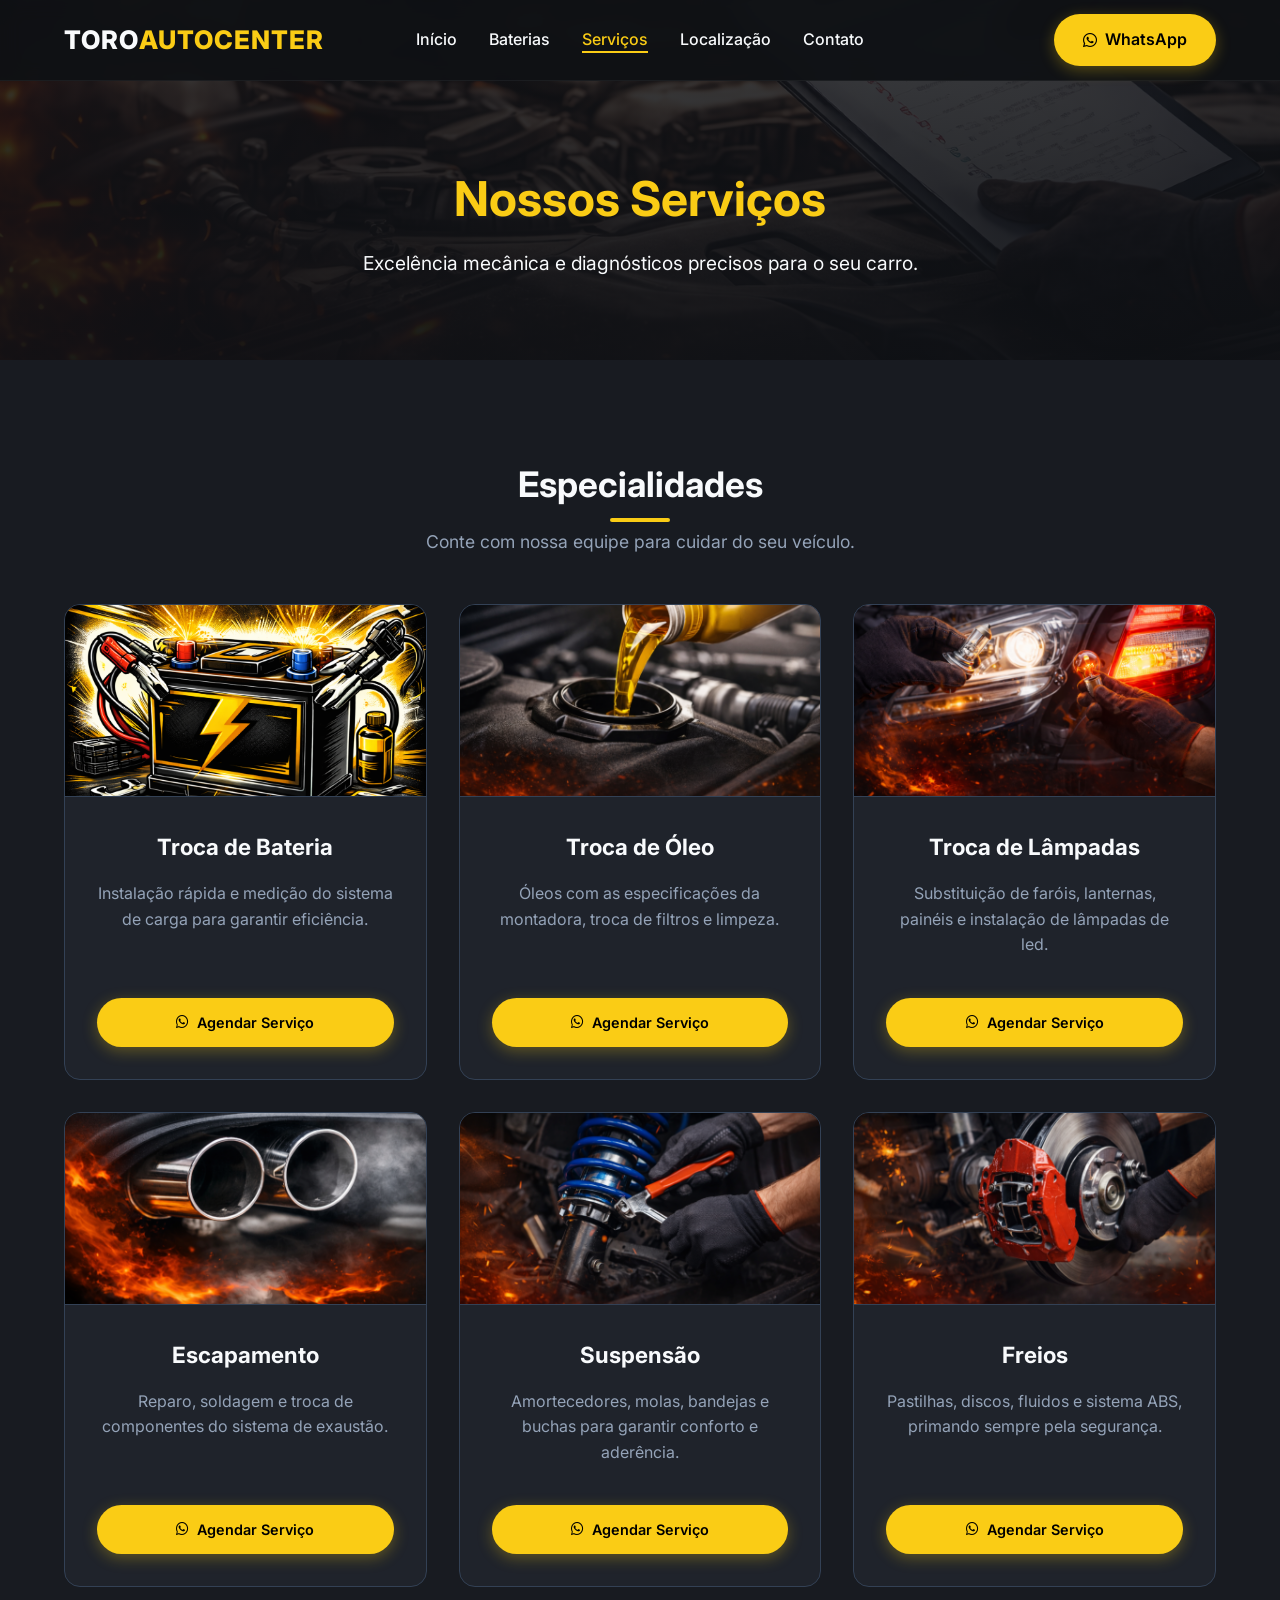
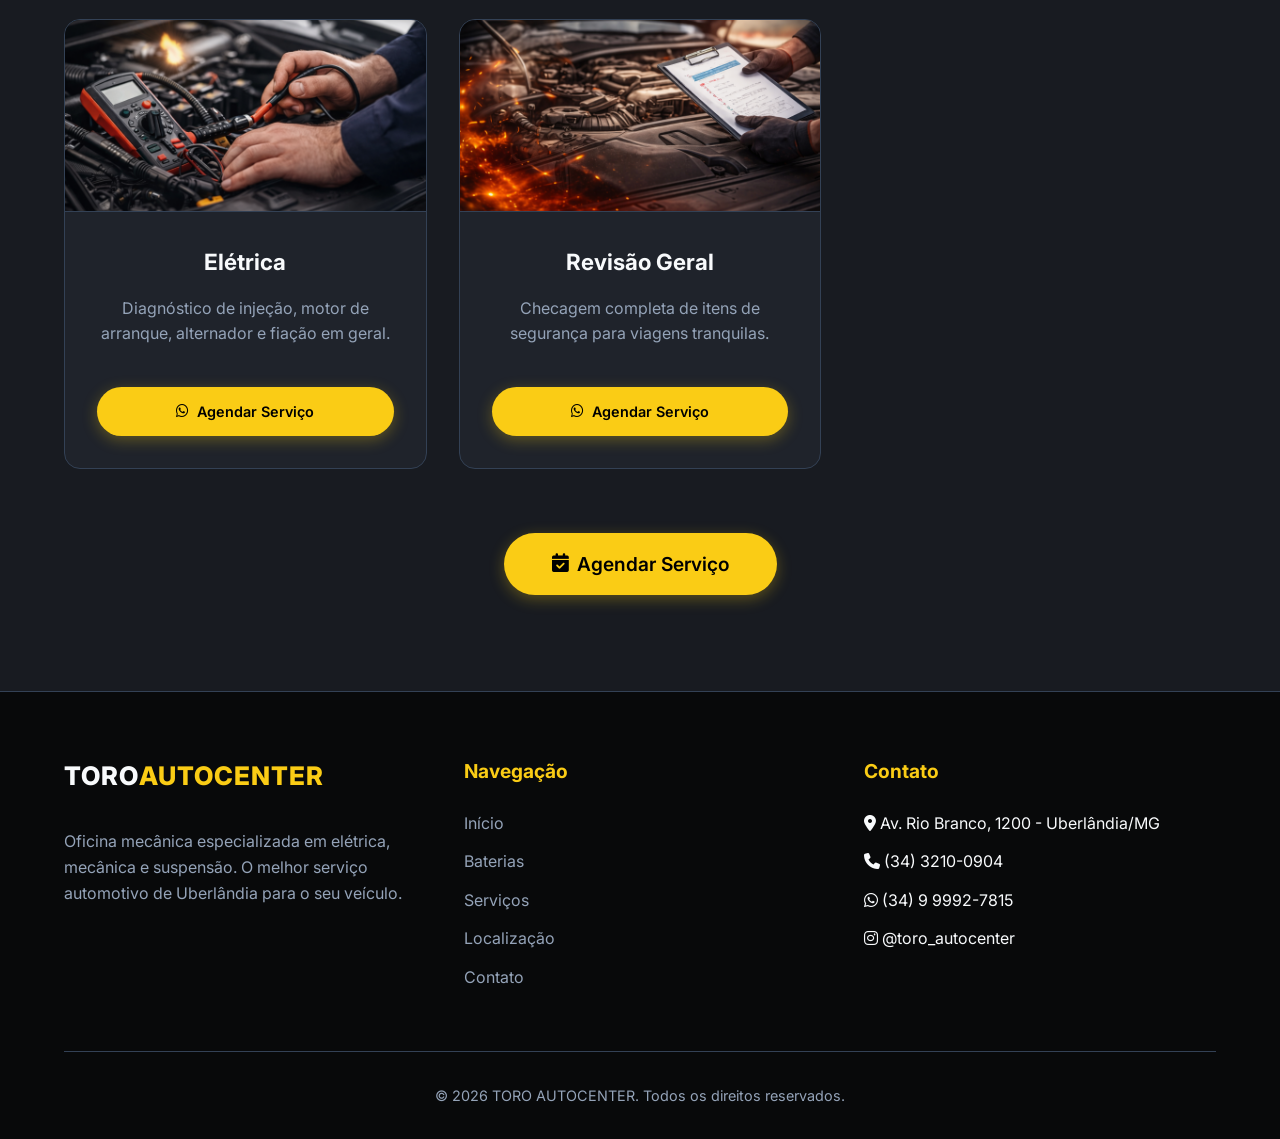
<file: servicos.html>
<!DOCTYPE html>
<html lang="pt-br">
<head>
    <meta charset="UTF-8">
    <meta name="viewport" content="width=device-width, initial-scale=1.0">
    <title>Serviços - TORO AUTOCENTER</title>
    <meta name="description" content="Serviços automotivos: troca de óleo, freios, suspensão e elétrica">
    <link rel="stylesheet" href="css/style.css">
    <link rel="stylesheet" href="https://cdnjs.cloudflare.com/ajax/libs/font-awesome/6.4.0/css/all.min.css">
</head>
<body>

    <header>
        <div class="container nav-container">
            <a href="index.html" class="logo">
                TORO<span>AUTOCENTER</span>
            </a>
            <nav>
                <button class="hamburger" aria-label="Toggle navigation">
                    <i class="fa-solid fa-bars"></i>
                </button>
                <ul class="nav-links">
                    <li><a href="index.html">Início</a></li>
                    <li><a href="baterias.html">Baterias</a></li>
                    <li><a href="servicos.html" class="active">Serviços</a></li>
                    <li><a href="localizacao.html">Localização</a></li>
                    <li><a href="contato.html">Contato</a></li>
                    <li class="mobile-whatsapp"><a href="https://wa.me/5534999927815" target="_blank" class="btn btn-primary"><i class="fa-brands fa-whatsapp"></i> WhatsApp</a></li>
                </ul>
            </nav>
            <div class="desktop-whatsapp">
                <a href="https://wa.me/5534999927815" target="_blank" class="btn btn-primary"><i class="fa-brands fa-whatsapp"></i> WhatsApp</a>
            </div>
        </div>
    </header>

    <main>
        <div class="page-header page-header-servicos">
            <div class="container animate-on-scroll">
                <h1>Nossos Serviços</h1>
                <p style="color: var(--text-main); font-size: 1.2rem; margin-top: 10px;">Excelência mecânica e diagnósticos precisos para o seu carro.</p>
            </div>
        </div>

        <section class="section-padding features">
            <div class="container">
                <h2 class="section-title animate-on-scroll">Especialidades</h2>
                <p class="section-subtitle animate-on-scroll">Conte com nossa equipe para cuidar do seu veículo.</p>
                <div class="grid">
                    <div class="card animate-on-scroll">
                        <div class="card-img-wrapper"><img src="images/servico-bateria.jpg" alt="Troca de Bateria" class="card-img"></div>
                        <div class="card-content">
                            <h3>Troca de Bateria</h3>
                            <p>Instalação rápida e medição do sistema de carga para garantir eficiência.</p>
                            <a href="https://wa.me/5534999927815?text=Olá%2C%20quero%20fazer%20uma%20troca%20de%20bateria" target="_blank" class="btn btn-primary" style="margin-top: 1rem; width: 100%; font-size: 0.9rem;"><i class="fa-brands fa-whatsapp"></i> Agendar Serviço</a>
                        </div>
                    </div>
                    <div class="card animate-on-scroll">
                        <div class="card-img-wrapper"><img src="images/servico-oleo.jpg" alt="Troca de Óleo" class="card-img"></div>
                        <div class="card-content">
                            <h3>Troca de Óleo</h3>
                            <p>Óleos com as especificações da montadora, troca de filtros e limpeza.</p>
                            <a href="https://wa.me/5534999927815?text=Olá%2C%20quero%20fazer%20uma%20troca%20de%20óleo" target="_blank" class="btn btn-primary" style="margin-top: 1rem; width: 100%; font-size: 0.9rem;"><i class="fa-brands fa-whatsapp"></i> Agendar Serviço</a>
                        </div>
                    </div>
                    <div class="card animate-on-scroll">
                        <div class="card-img-wrapper"><img src="images/servico-lampadas.jpg" alt="Troca de Lâmpadas" class="card-img"></div>
                        <div class="card-content">
                            <h3>Troca de Lâmpadas</h3>
                            <p>Substituição de faróis, lanternas, painéis e instalação de lâmpadas de led.</p>
                            <a href="https://wa.me/5534999927815?text=Olá%2C%20quero%20trocar%20lâmpadas%20do%20meu%20veículo" target="_blank" class="btn btn-primary" style="margin-top: 1rem; width: 100%; font-size: 0.9rem;"><i class="fa-brands fa-whatsapp"></i> Agendar Serviço</a>
                        </div>
                    </div>
                    <div class="card animate-on-scroll">
                        <div class="card-img-wrapper"><img src="images/servico-escapamento.jpg" alt="Escapamento" class="card-img"></div>
                        <div class="card-content">
                            <h3>Escapamento</h3>
                            <p>Reparo, soldagem e troca de componentes do sistema de exaustão.</p>
                            <a href="https://wa.me/5534999927815?text=Olá%2C%20preciso%20de%20serviço%20de%20escapamento" target="_blank" class="btn btn-primary" style="margin-top: 1rem; width: 100%; font-size: 0.9rem;"><i class="fa-brands fa-whatsapp"></i> Agendar Serviço</a>
                        </div>
                    </div>
                    <div class="card animate-on-scroll">
                        <div class="card-img-wrapper"><img src="images/servico-suspensao.jpg" alt="Suspensão" class="card-img"></div>
                        <div class="card-content">
                            <h3>Suspensão</h3>
                            <p>Amortecedores, molas, bandejas e buchas para garantir conforto e aderência.</p>
                            <a href="https://wa.me/5534999927815?text=Olá%2C%20preciso%20de%20serviço%20de%20suspensão" target="_blank" class="btn btn-primary" style="margin-top: 1rem; width: 100%; font-size: 0.9rem;"><i class="fa-brands fa-whatsapp"></i> Agendar Serviço</a>
                        </div>
                    </div>
                    <div class="card animate-on-scroll">
                        <div class="card-img-wrapper"><img src="images/servico-freios.jpg" alt="Freios" class="card-img"></div>
                        <div class="card-content">
                            <h3>Freios</h3>
                            <p>Pastilhas, discos, fluidos e sistema ABS, primando sempre pela segurança.</p>
                            <a href="https://wa.me/5534999927815?text=Olá%2C%20preciso%20de%20serviço%20de%20freios" target="_blank" class="btn btn-primary" style="margin-top: 1rem; width: 100%; font-size: 0.9rem;"><i class="fa-brands fa-whatsapp"></i> Agendar Serviço</a>
                        </div>
                    </div>
                    <div class="card animate-on-scroll">
                        <div class="card-img-wrapper"><img src="images/servico-eletrica.jpg" alt="Elétrica" class="card-img"></div>
                        <div class="card-content">
                            <h3>Elétrica</h3>
                            <p>Diagnóstico de injeção, motor de arranque, alternador e fiação em geral.</p>
                            <a href="https://wa.me/5534999927815?text=Olá%2C%20preciso%20de%20serviço%20de%20elétrica" target="_blank" class="btn btn-primary" style="margin-top: 1rem; width: 100%; font-size: 0.9rem;"><i class="fa-brands fa-whatsapp"></i> Agendar Serviço</a>
                        </div>
                    </div>
                    <div class="card animate-on-scroll">
                        <div class="card-img-wrapper"><img src="images/servico-revisao.jpg" alt="Revisão Geral" class="card-img"></div>
                        <div class="card-content">
                            <h3>Revisão Geral</h3>
                            <p>Checagem completa de itens de segurança para viagens tranquilas.</p>
                            <a href="https://wa.me/5534999927815?text=Olá%2C%20preciso%20fazer%20uma%20revisão%20geral" target="_blank" class="btn btn-primary" style="margin-top: 1rem; width: 100%; font-size: 0.9rem;"><i class="fa-brands fa-whatsapp"></i> Agendar Serviço</a>
                        </div>
                    </div>
                </div>

                <div class="text-center mt-2 animate-on-scroll" style="margin-top: 4rem;">
                    <a href="https://wa.me/5534999927815" target="_blank" class="btn btn-primary" style="font-size: 1.2rem; padding: 1rem 3rem;">
                        <i class="fa-solid fa-calendar-check"></i> Agendar Serviço
                    </a>
                </div>
            </div>
        </section>
    </main>

    <footer>
        <div class="container">
            <div class="footer-grid">
                <div class="footer-col">
                    <a href="index.html" class="logo mb-2">TORO<span>AUTOCENTER</span></a>
                    <p>Oficina mecânica especializada em elétrica, mecânica e suspensão. O melhor serviço automotivo de Uberlândia para o seu veículo.</p>
                </div>
                <!-- Nav / Contato ... -->
                <div class="footer-col">
                    <h4>Navegação</h4>
                    <ul class="footer-links">
                        <li><a href="index.html">Início</a></li>
                        <li><a href="baterias.html">Baterias</a></li>
                        <li><a href="servicos.html">Serviços</a></li>
                        <li><a href="localizacao.html">Localização</a></li>
                        <li><a href="contato.html">Contato</a></li>
                    </ul>
                </div>
                <div class="footer-col">
                    <h4>Contato</h4>
                    <ul class="footer-links">
                        <li><i class="fa-solid fa-location-dot"></i> Av. Rio Branco, 1200 - Uberlândia/MG</li>
                        <li><i class="fa-solid fa-phone"></i> (34) 3210-0904</li>
                        <li><i class="fa-brands fa-whatsapp"></i> (34) 9 9992-7815</li>
                        <li><i class="fa-brands fa-instagram"></i> @toro_autocenter</li>
                    </ul>
                </div>
            </div>
            <div class="footer-bottom">
                <p>&copy; 2026 TORO AUTOCENTER. Todos os direitos reservados.</p>
            </div>
        </div>
    </footer>

    <script src="js/script.js" defer></script>
</body>
</html>
</file>
<file: toro-autocenter-site/css/style.css>
@import url('https://fonts.googleapis.com/css2?family=Inter:wght@300;400;500;600;700&display=swap');

:root {
  --bg-color: #0f1115;
  --bg-secondary: #181b21;
  --bg-card: #1f232b;
  --primary-color: #facc15;
  --primary-hover: #eab308;
  --text-main: #f8fafc;
  --text-muted: #94a3b8;
  --border-color: #334155;
  --transition: 0.3s ease-in-out;
}

* {
  margin: 0;
  padding: 0;
  box-sizing: border-box;
}

body {
  font-family: 'Inter', sans-serif;
  background-color: var(--bg-color);
  color: var(--text-main);
  line-height: 1.6;
  overflow-x: hidden;
}

a {
  text-decoration: none;
  color: inherit;
}

ul {
  list-style: none;
}

/* Typography */
h1, h2, h3, h4 {
  font-weight: 700;
  color: var(--text-main);
}

.text-primary {
  color: var(--primary-color);
}

.section-title {
  text-align: center;
  font-size: 2.2rem;
  margin-bottom: 1rem;
  position: relative;
  display: block;
}

.section-title::after {
  content: '';
  position: absolute;
  bottom: -10px;
  left: 50%;
  transform: translateX(-50%);
  width: 60px;
  height: 4px;
  background-color: var(--primary-color);
  border-radius: 2px;
}

.section-subtitle {
  text-align: center;
  color: var(--text-muted);
  font-size: 1.1rem;
  margin-bottom: 3rem;
}

/* Container */
.container {
  max-width: 1200px;
  margin: 0 auto;
  padding: 0 1.5rem;
}

/* Header */
header {
  background-color: rgba(15, 17, 21, 0.95);
  backdrop-filter: blur(10px);
  position: fixed;
  width: 100%;
  top: 0;
  z-index: 1000;
  border-bottom: 1px solid rgba(255, 255, 255, 0.05);
  transition: var(--transition);
}

header.scrolled {
  padding: 5px 0;
  box-shadow: 0 4px 20px rgba(0, 0, 0, 0.5);
}

.nav-container {
  display: flex;
  justify-content: space-between;
  align-items: center;
  height: 80px;
  position: relative;
}

@media (min-width: 769px) {
  nav {
    position: absolute;
    left: 50%;
    transform: translateX(-50%);
  }
  .mobile-whatsapp {
    display: none;
  }
}

@media (max-width: 768px) {
  .desktop-whatsapp {
    display: none;
  }
}

.logo {
  font-size: 1.6rem;
  font-weight: 800;
  letter-spacing: 1px;
  display: flex;
  align-items: center;
}

.logo span {
  color: var(--primary-color);
}

.nav-links {
  display: flex;
  gap: 2rem;
  align-items: center;
}

.nav-links li a {
  font-size: 1rem;
  font-weight: 500;
  color: var(--text-main);
  transition: var(--transition);
  position: relative;
}

.nav-links li a:hover,
.nav-links li a.active {
  color: var(--primary-color);
}

.nav-links li a::after {
  content: '';
  position: absolute;
  width: 0;
  height: 2px;
  bottom: -4px;
  left: 0;
  background-color: var(--primary-color);
  transition: var(--transition);
}

.nav-links li a:hover::after,
.nav-links li a.active::after {
  width: 100%;
}

/* Buttons */
.btn {
  display: inline-flex;
  align-items: center;
  justify-content: center;
  gap: 8px;
  padding: 0.8rem 1.8rem;
  border-radius: 50px;
  font-weight: 600;
  font-size: 1rem;
  cursor: pointer;
  transition: var(--transition);
  border: none;
  text-align: center;
}

.btn-primary {
  background-color: var(--primary-color);
  color: #000;
  box-shadow: 0 4px 15px rgba(250, 204, 21, 0.3);
}

.btn-primary:hover {
  background-color: var(--primary-hover);
  transform: translateY(-2px);
  box-shadow: 0 6px 20px rgba(234, 179, 8, 0.4);
}

.btn-outline {
  background-color: transparent;
  color: var(--primary-color);
  border: 2px solid var(--primary-color);
}

.btn-outline:hover {
  background-color: var(--primary-color);
  color: #000;
}

/* Mobile Menu */
.hamburger {
  display: none;
  cursor: pointer;
  border: none;
  background: transparent;
  color: var(--text-main);
  font-size: 1.5rem;
}

/* Generic Section Padding */
.section-padding {
  padding: 6rem 0;
}

/* Hero Section */
.hero {
  height: 100vh;
  min-height: 600px;
  background: linear-gradient(to right, rgba(0, 0, 0, 0.8) 0%, rgba(0, 0, 0, 0.4) 100%), url('../images/hero-oficina.jpg') center/cover;
  display: flex;
  align-items: center;
  justify-content: center;
  text-align: center;
  padding-top: 80px;
}

.hero-content {
  max-width: 800px;
  animation: fadeInUp 1s ease;
}

.hero h1 {
  font-size: 3.5rem;
  line-height: 1.2;
  margin-bottom: 1.5rem;
}

.hero p {
  font-size: 1.3rem;
  color: var(--text-muted);
  margin-bottom: 2.5rem;
}

.hero-buttons {
  display: flex;
  gap: 1rem;
  justify-content: center;
}

/* Cards (Services & Batteries) */
.grid {
  display: grid;
  grid-template-columns: repeat(auto-fit, minmax(280px, 1fr));
  gap: 2rem;
  margin-top: 3rem;
}

.card {
  background-color: var(--bg-card);
  border-radius: 16px;
  overflow: hidden;
  text-align: center;
  transition: var(--transition);
  border: 1px solid var(--border-color);
  display: flex;
  flex-direction: column;
}

.card:hover {
  transform: translateY(-10px);
  border-color: var(--primary-color);
  box-shadow: 0 10px 30px rgba(0, 0, 0, 0.5);
}

.card-img-wrapper {
  overflow: hidden;
  width: 100%;
  height: 192px;
  border-bottom: 1px solid var(--border-color);
}

.card-img {
  width: 100%;
  height: 100%;
  object-fit: cover;
  transition: transform 0.5s ease;
  background-color: var(--bg-secondary);
}

.card:hover .card-img {
  transform: scale(1.08);
}

.card-content {
  padding: 2rem;
  display: flex;
  flex-direction: column;
  align-items: center;
  flex-grow: 1;
}

.card-icon {
  font-size: 2.5rem;
  color: var(--primary-color);
  margin-bottom: 1.5rem;
  background-color: rgba(250, 204, 21, 0.1);
  width: 80px;
  height: 80px;
  border-radius: 50%;
  display: flex;
  align-items: center;
  justify-content: center;
  flex-shrink: 0;
}

.card h3 {
  font-size: 1.4rem;
  margin-bottom: 1rem;
}

.card p {
  color: var(--text-muted);
  margin-bottom: 1.5rem;
  flex-grow: 1;
}

/* Features/Diferenciais */
.features {
  background-color: var(--bg-secondary);
}

/* Footer */
footer {
  background-color: #08090a;
  padding: 4rem 0 2rem;
  border-top: 1px solid var(--border-color);
}

.footer-grid {
  display: grid;
  grid-template-columns: repeat(auto-fit, minmax(250px, 1fr));
  gap: 3rem;
  margin-bottom: 3rem;
}

.footer-col h4 {
  font-size: 1.2rem;
  margin-bottom: 1.5rem;
  color: var(--primary-color);
}

.footer-col p {
  color: var(--text-muted);
  margin-bottom: 1rem;
}

.footer-links li {
  margin-bottom: 0.8rem;
}

.footer-links a {
  color: var(--text-muted);
  transition: var(--transition);
}

.footer-links a:hover {
  color: var(--primary-color);
  padding-left: 5px;
}

.footer-bottom {
  text-align: center;
  padding-top: 2rem;
  border-top: 1px solid var(--border-color);
  color: var(--text-muted);
  font-size: 0.9rem;
}

/* Specific Pages Modifiers */
.page-header {
  height: 40vh;
  min-height: 300px;
  display: flex;
  align-items: center;
  justify-content: center;
  text-align: center;
  padding-top: 80px;
}

/* Fallback & Custom Backgrounds */
.page-header-baterias {
  background: linear-gradient(rgba(15, 17, 21, 0.8), rgba(15, 17, 21, 0.95)), url('../images/hero-oficina.jpg') center/cover;
}
.page-header-servicos {
  background: linear-gradient(rgba(15, 17, 21, 0.8), rgba(15, 17, 21, 0.95)), url('../images/servico-revisao.jpg') center/cover;
}
.page-header-localizacao {
  background: linear-gradient(rgba(15, 17, 21, 0.8), rgba(15, 17, 21, 0.95)), url('../images/hero-oficina.jpg') center/cover;
}
.page-header-contato {
  background: linear-gradient(rgba(15, 17, 21, 0.8), rgba(15, 17, 21, 0.95)), url('../images/hero-oficina.jpg') center/cover;
}

.page-header h1 {
  font-size: 3rem;
  color: var(--primary-color);
}

/* Location Page Details */
.location-wrapper {
  display: grid;
  grid-template-columns: 1fr 1fr;
  gap: 3rem;
  align-items: center;
}

.location-info .info-item {
  display: flex;
  gap: 15px;
  margin-bottom: 1.5rem;
}

.info-item i {
  font-size: 1.5rem;
  color: var(--primary-color);
}

.info-item h4 {
  margin-bottom: 5px;
}

.map-container iframe {
  width: 100%;
  height: 400px;
  border-radius: 16px;
  border: 1px solid var(--border-color);
}

/* Contact Page Details */
.contact-wrapper {
  max-width: 600px;
  margin: 0 auto;
  text-align: center;
}

.contact-btn {
  display: flex;
  align-items: center;
  justify-content: center;
  gap: 15px;
  padding: 1.2rem;
  border-radius: 12px;
  background-color: var(--bg-card);
  border: 1px solid var(--border-color);
  margin-bottom: 1rem;
  font-size: 1.2rem;
  font-weight: 600;
  transition: var(--transition);
}

.contact-btn:hover {
  background-color: var(--primary-color);
  color: #000;
  transform: translateY(-5px);
}

.contact-btn i {
  font-size: 1.8rem;
}

/* Utils */
.mb-2 { margin-bottom: 2rem; }
.mt-2 { margin-top: 2rem; }
.mt-3 { margin-top: 3rem; }
.text-center { text-align: center; }

/* Animations */
@keyframes fadeInUp {
  from { opacity: 0; transform: translateY(30px); }
  to { opacity: 1; transform: translateY(0); }
}

.animate-on-scroll {
  opacity: 0;
  transform: translateY(30px);
  transition: 0.8s ease-out;
}

.animate-on-scroll.visible {
  opacity: 1;
  transform: translateY(0);
}

/* Responsive */
@media (max-width: 768px) {
  .hamburger {
    display: block;
    z-index: 1001;
  }
  
  .nav-links {
    position: fixed;
    top: 0;
    right: -100%;
    width: 80%;
    max-width: 300px;
    height: 100vh;
    background-color: var(--bg-secondary);
    flex-direction: column;
    justify-content: center;
    transition: 0.4s ease-in-out;
    box-shadow: -10px 0 30px rgba(0,0,0,0.5);
    z-index: 1000;
  }
  
  .nav-links.active {
    right: 0;
  }
  
  .nav-links li {
    margin: 1.5rem 0;
  }
  
  .hero h1 {
    font-size: 2.2rem;
  }
  
  .hero p {
    font-size: 1rem;
  }
  
  .hero-buttons {
    flex-direction: column;
  }
  
  .location-wrapper {
    grid-template-columns: 1fr;
  }
}
</file>
<file: css/style.css>
@import url('https://fonts.googleapis.com/css2?family=Inter:wght@300;400;500;600;700&display=swap');

:root {
  --bg-color: #0f1115;
  --bg-secondary: #181b21;
  --bg-card: #1f232b;
  --primary-color: #facc15;
  --primary-hover: #eab308;
  --text-main: #f8fafc;
  --text-muted: #94a3b8;
  --border-color: #334155;
  --transition: 0.3s ease-in-out;
}

* {
  margin: 0;
  padding: 0;
  box-sizing: border-box;
}

body {
  font-family: 'Inter', sans-serif;
  background-color: var(--bg-color);
  color: var(--text-main);
  line-height: 1.6;
  overflow-x: hidden;
}

a {
  text-decoration: none;
  color: inherit;
}

ul {
  list-style: none;
}

/* Typography */
h1, h2, h3, h4 {
  font-weight: 700;
  color: var(--text-main);
}

.text-primary {
  color: var(--primary-color);
}

.section-title {
  text-align: center;
  font-size: 2.2rem;
  margin-bottom: 1rem;
  position: relative;
  display: block;
}

.section-title::after {
  content: '';
  position: absolute;
  bottom: -10px;
  left: 50%;
  transform: translateX(-50%);
  width: 60px;
  height: 4px;
  background-color: var(--primary-color);
  border-radius: 2px;
}

.section-subtitle {
  text-align: center;
  color: var(--text-muted);
  font-size: 1.1rem;
  margin-bottom: 3rem;
}

/* Container */
.container {
  max-width: 1200px;
  margin: 0 auto;
  padding: 0 1.5rem;
}

/* Header */
header {
  background-color: rgba(15, 17, 21, 0.95);
  backdrop-filter: blur(10px);
  position: fixed;
  width: 100%;
  top: 0;
  z-index: 1000;
  border-bottom: 1px solid rgba(255, 255, 255, 0.05);
  transition: var(--transition);
}

header.scrolled {
  padding: 5px 0;
  box-shadow: 0 4px 20px rgba(0, 0, 0, 0.5);
}

.nav-container {
  display: flex;
  justify-content: space-between;
  align-items: center;
  height: 80px;
  position: relative;
}

@media (min-width: 769px) {
  nav {
    position: absolute;
    left: 50%;
    transform: translateX(-50%);
  }
  .mobile-whatsapp {
    display: none;
  }
}

@media (max-width: 768px) {
  .desktop-whatsapp {
    display: none;
  }
}

.logo {
  font-size: 1.6rem;
  font-weight: 800;
  letter-spacing: 1px;
  display: flex;
  align-items: center;
}

.logo span {
  color: var(--primary-color);
}

.nav-links {
  display: flex;
  gap: 2rem;
  align-items: center;
}

.nav-links li a {
  font-size: 1rem;
  font-weight: 500;
  color: var(--text-main);
  transition: var(--transition);
  position: relative;
}

.nav-links li a:hover,
.nav-links li a.active {
  color: var(--primary-color);
}

.nav-links li a::after {
  content: '';
  position: absolute;
  width: 0;
  height: 2px;
  bottom: -4px;
  left: 0;
  background-color: var(--primary-color);
  transition: var(--transition);
}

.nav-links li a:hover::after,
.nav-links li a.active::after {
  width: 100%;
}

/* Buttons */
.btn {
  display: inline-flex;
  align-items: center;
  justify-content: center;
  gap: 8px;
  padding: 0.8rem 1.8rem;
  border-radius: 50px;
  font-weight: 600;
  font-size: 1rem;
  cursor: pointer;
  transition: var(--transition);
  border: none;
  text-align: center;
}

.btn-primary {
  background-color: var(--primary-color);
  color: #000;
  box-shadow: 0 4px 15px rgba(250, 204, 21, 0.3);
}

.btn-primary:hover {
  background-color: var(--primary-hover);
  transform: translateY(-2px);
  box-shadow: 0 6px 20px rgba(234, 179, 8, 0.4);
}

.btn-outline {
  background-color: transparent;
  color: var(--primary-color);
  border: 2px solid var(--primary-color);
}

.btn-outline:hover {
  background-color: var(--primary-color);
  color: #000;
}

/* Mobile Menu */
.hamburger {
  display: none;
  cursor: pointer;
  border: none;
  background: transparent;
  color: var(--text-main);
  font-size: 1.5rem;
}

/* Generic Section Padding */
.section-padding {
  padding: 6rem 0;
}

/* Hero Section */
.hero {
  height: 100vh;
  min-height: 600px;
  background: linear-gradient(to right, rgba(0, 0, 0, 0.8) 0%, rgba(0, 0, 0, 0.4) 100%), url('../images/hero-oficina.jpg') center/cover;
  display: flex;
  align-items: center;
  justify-content: center;
  text-align: center;
  padding-top: 80px;
}

.hero-content {
  max-width: 800px;
  animation: fadeInUp 1s ease;
}

.hero h1 {
  font-size: 3.5rem;
  line-height: 1.2;
  margin-bottom: 1.5rem;
}

.hero p {
  font-size: 1.3rem;
  color: var(--text-muted);
  margin-bottom: 2.5rem;
}

.hero-buttons {
  display: flex;
  gap: 1rem;
  justify-content: center;
}

/* Cards (Services & Batteries) */
.grid {
  display: grid;
  grid-template-columns: repeat(auto-fit, minmax(280px, 1fr));
  gap: 2rem;
  margin-top: 3rem;
}

.card {
  background-color: var(--bg-card);
  border-radius: 16px;
  overflow: hidden;
  text-align: center;
  transition: var(--transition);
  border: 1px solid var(--border-color);
  display: flex;
  flex-direction: column;
}

.card:hover {
  transform: translateY(-10px);
  border-color: var(--primary-color);
  box-shadow: 0 10px 30px rgba(0, 0, 0, 0.5);
}

.card-img-wrapper {
  overflow: hidden;
  width: 100%;
  height: 192px;
  border-bottom: 1px solid var(--border-color);
}

.card-img {
  width: 100%;
  height: 100%;
  object-fit: cover;
  transition: transform 0.5s ease;
  background-color: var(--bg-secondary);
}

.card:hover .card-img {
  transform: scale(1.08);
}

.card-content {
  padding: 2rem;
  display: flex;
  flex-direction: column;
  align-items: center;
  flex-grow: 1;
}

.card-icon {
  font-size: 2.5rem;
  color: var(--primary-color);
  margin-bottom: 1.5rem;
  background-color: rgba(250, 204, 21, 0.1);
  width: 80px;
  height: 80px;
  border-radius: 50%;
  display: flex;
  align-items: center;
  justify-content: center;
  flex-shrink: 0;
}

.card h3 {
  font-size: 1.4rem;
  margin-bottom: 1rem;
}

.card p {
  color: var(--text-muted);
  margin-bottom: 1.5rem;
  flex-grow: 1;
}

/* Features/Diferenciais */
.features {
  background-color: var(--bg-secondary);
}

/* Footer */
footer {
  background-color: #08090a;
  padding: 4rem 0 2rem;
  border-top: 1px solid var(--border-color);
}

.footer-grid {
  display: grid;
  grid-template-columns: repeat(auto-fit, minmax(250px, 1fr));
  gap: 3rem;
  margin-bottom: 3rem;
}

.footer-col h4 {
  font-size: 1.2rem;
  margin-bottom: 1.5rem;
  color: var(--primary-color);
}

.footer-col p {
  color: var(--text-muted);
  margin-bottom: 1rem;
}

.footer-links li {
  margin-bottom: 0.8rem;
}

.footer-links a {
  color: var(--text-muted);
  transition: var(--transition);
}

.footer-links a:hover {
  color: var(--primary-color);
  padding-left: 5px;
}

.footer-bottom {
  text-align: center;
  padding-top: 2rem;
  border-top: 1px solid var(--border-color);
  color: var(--text-muted);
  font-size: 0.9rem;
}

/* Specific Pages Modifiers */
.page-header {
  height: 40vh;
  min-height: 300px;
  display: flex;
  align-items: center;
  justify-content: center;
  text-align: center;
  padding-top: 80px;
}

/* Fallback & Custom Backgrounds */
.page-header-baterias {
  background: linear-gradient(rgba(15, 17, 21, 0.8), rgba(15, 17, 21, 0.95)), url('../images/hero-oficina.jpg') center/cover;
}
.page-header-servicos {
  background: linear-gradient(rgba(15, 17, 21, 0.8), rgba(15, 17, 21, 0.95)), url('../images/servico-revisao.jpg') center/cover;
}
.page-header-localizacao {
  background: linear-gradient(rgba(15, 17, 21, 0.8), rgba(15, 17, 21, 0.95)), url('../images/hero-oficina.jpg') center/cover;
}
.page-header-contato {
  background: linear-gradient(rgba(15, 17, 21, 0.8), rgba(15, 17, 21, 0.95)), url('../images/hero-oficina.jpg') center/cover;
}

.page-header h1 {
  font-size: 3rem;
  color: var(--primary-color);
}

/* Location Page Details */
.location-wrapper {
  display: grid;
  grid-template-columns: 1fr 1fr;
  gap: 3rem;
  align-items: center;
}

.location-info .info-item {
  display: flex;
  gap: 15px;
  margin-bottom: 1.5rem;
}

.info-item i {
  font-size: 1.5rem;
  color: var(--primary-color);
}

.info-item h4 {
  margin-bottom: 5px;
}

.map-container iframe {
  width: 100%;
  height: 400px;
  border-radius: 16px;
  border: 1px solid var(--border-color);
}

/* Contact Page Details */
.contact-wrapper {
  max-width: 600px;
  margin: 0 auto;
  text-align: center;
}

.contact-btn {
  display: flex;
  align-items: center;
  justify-content: center;
  gap: 15px;
  padding: 1.2rem;
  border-radius: 12px;
  background-color: var(--bg-card);
  border: 1px solid var(--border-color);
  margin-bottom: 1rem;
  font-size: 1.2rem;
  font-weight: 600;
  transition: var(--transition);
}

.contact-btn:hover {
  background-color: var(--primary-color);
  color: #000;
  transform: translateY(-5px);
}

.contact-btn i {
  font-size: 1.8rem;
}

/* Utils */
.mb-2 { margin-bottom: 2rem; }
.mt-2 { margin-top: 2rem; }
.mt-3 { margin-top: 3rem; }
.text-center { text-align: center; }

/* Animations */
@keyframes fadeInUp {
  from { opacity: 0; transform: translateY(30px); }
  to { opacity: 1; transform: translateY(0); }
}

.animate-on-scroll {
  opacity: 0;
  transform: translateY(30px);
  transition: 0.8s ease-out;
}

.animate-on-scroll.visible {
  opacity: 1;
  transform: translateY(0);
}

/* Responsive */
@media (max-width: 768px) {
  .hamburger {
    display: block;
    z-index: 1001;
  }
  
  .nav-links {
    position: fixed;
    top: 0;
    right: -100%;
    width: 80%;
    max-width: 300px;
    height: 100vh;
    background-color: var(--bg-secondary);
    flex-direction: column;
    justify-content: center;
    transition: 0.4s ease-in-out;
    box-shadow: -10px 0 30px rgba(0,0,0,0.5);
    z-index: 1000;
  }
  
  .nav-links.active {
    right: 0;
  }
  
  .nav-links li {
    margin: 1.5rem 0;
  }
  
  .hero h1 {
    font-size: 2.2rem;
  }
  
  .hero p {
    font-size: 1rem;
  }
  
  .hero-buttons {
    flex-direction: column;
  }
  
  .location-wrapper {
    grid-template-columns: 1fr;
  }
}
</file>
